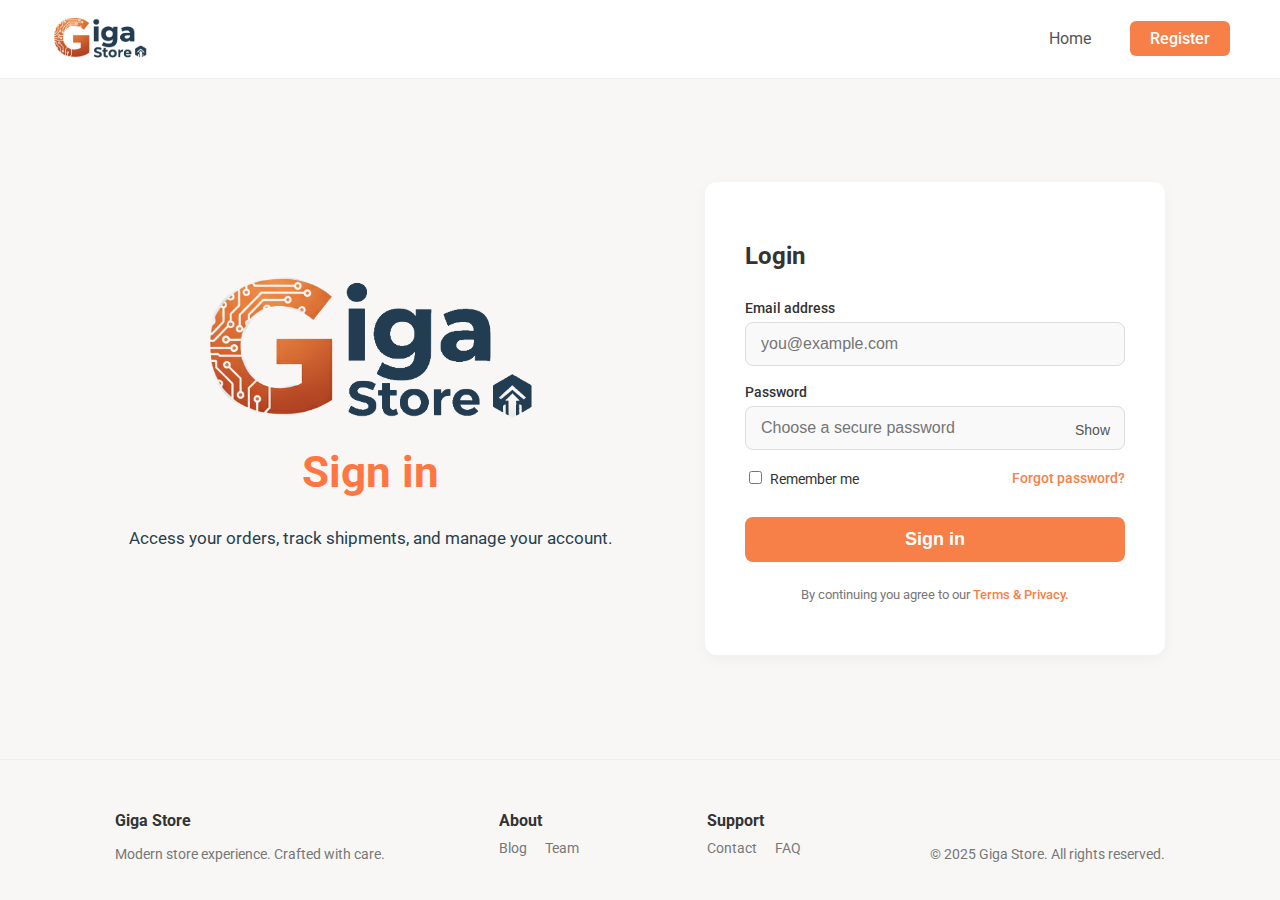
<file: index.html>
<!doctype html>
<html lang="en">

<head>
  <meta charset="utf-8" />
  <meta name="viewport" content="width=1200" />
  <title>Giga Store</title>
  <link rel="stylesheet" href="store-style.css" />
</head>

<body>

  <div class="page">
    <!-- Header -->
    <header class="header">
      <div class="brand">
        <img src="image/logo.png" alt="logo" class="logo">
      </div>

      <nav class="nav">
        <div class="search">
          <input type="text" placeholder="Search for a product">
          <button class="btn btn-search">Search</button>
        </div>

        <div>Home</div>
        <div>Shop</div>
        <div>Blog</div>
        <div class="cart-icon" onclick="goToCart()">
          🛒 Cart <span id="cart-count">0</span>
        </div>
      </nav>
    </header>


    <!-- Hero -->
    <section class="hero">
      <div class="title">Give All You Need</div>
    </section>


    <main class="content">

      <aside class="sidebar">
        <h3>Categories</h3>
        <ul class="categories">
          <li>All Products <span>▸</span></li>
          <li>Home</li>
          <li>Mobile</li>
          <li>Music</li>
          <li>New Arrivals</li>
          <li>Best Sellers</li>
          <li>Offers</li>
        </ul>
      </aside>


      <section class="main">
        <div class="filters">
          <div class="section-title">Products</div>

        </div>

        <div class="products-grid">

          <article class="product">
            <div class="img-wrap"><img src="image/holder.jpg" alt=""></div>
            <div class="meta">
              <div class="name">Phone Holder</div>
              <div class="price">$29.90</div>
            </div>
            <small class="muted">⭐ 5.0 (12k Reviews)</small>
            <div class="actions"><button class="btn btn-add">Add to Cart</button><button class="btn btn-buy">Buy
                Now</button></div>
          </article>

          <article class="product">
            <div class="img-wrap"><img src="image/headphones.jpg" alt=""></div>
            <div class="meta">
              <div class="name">Headsound</div>
              <div class="price">$12.00</div>
            </div>
            <small class="muted">⭐ 4.9 (8k Reviews)</small>
            <div class="actions"><button class="btn btn-add">Add to Cart</button><button class="btn btn-buy">Buy
                Now</button></div>
          </article>

          <article class="product">
            <div class="img-wrap"><img src="image/adudu.jpg" alt=""></div>
            <div class="meta">
              <div class="name">Adudu Cleaner</div>
              <div class="price">$29.90</div>
            </div>
            <small class="muted">⭐ 4.4 (1k Reviews)</small>
            <div class="actions"><button class="btn btn-add">Add to Cart</button><button class="btn btn-buy">Buy
                Now</button></div>
          </article>

          <article class="product">
            <div class="img-wrap"><img src="image/cctv camera.jpg" alt=""></div>
            <div class="meta">
              <div class="name">CCTV Camera</div>
              <div class="price">$50.00</div>
            </div>
            <small class="muted">⭐ 4.8 (120 Reviews)</small>
            <div class="actions"><button class="btn btn-add">Add to Cart</button><button class="btn btn-buy">Buy
                Now</button></div>
          </article>

          <article class="product">
            <div class="img-wrap"><img src="image/hub.jpg" alt=""></div>
            <div class="meta">
              <div class="name">Usp hub</div>
              <div class="price">$9.90</div>
            </div>
            <small class="muted">⭐ 5.0 (12k Reviews)</small>
            <div class="actions"><button class="btn btn-add">Add to Cart</button><button class="btn btn-buy">Buy
                Now</button></div>
          </article>

          <article class="product">
            <div class="img-wrap"><img src="image/cover.jpg" alt=""></div>
            <div class="meta">
              <div class="name">Mobile cover</div>
              <div class="price">$34.10</div>
            </div>
            <small class="muted">⭐ 4.8 (2.4k Reviews)</small>
            <div class="actions"><button class="btn btn-add">Add to Cart</button><button class="btn btn-buy">Buy
                Now</button></div>
          </article>

          <article class="product">
            <div class="img-wrap"><img src="image/earpods.jpg" alt=""></div>
            <div class="meta">
              <div class="name">Wireless Earbuds</div>
              <div class="price">$25.00</div>
            </div>
            <small class="muted">⭐ 4.7 (5k Reviews)</small>
            <div class="actions"><button class="btn btn-add">Add to Cart</button><button class="btn btn-buy">Buy
                Now</button></div>
          </article>

          <article class="product">
            <div class="img-wrap"><img src="image/smart watch.jpg" alt=""></div>
            <div class="meta">
              <div class="name">Smart Watch</div>
              <div class="price">$59.99</div>
            </div>
            <small class="muted">⭐ 4.6 (7k Reviews)</small>
            <div class="actions"><button class="btn btn-add">Add to Cart</button><button class="btn btn-buy">Buy
                Now</button></div>
          </article>

          <article class="product">
            <div class="img-wrap"><img src="image/Bluetooth Speaker.jpg" alt=""></div>
            <div class="meta">
              <div class="name">Bluetooth Speaker</div>
              <div class="price">$19.90</div>
            </div>
            <small class="muted">⭐ 4.8 (9k Reviews)</small>
            <div class="actions"><button class="btn btn-add">Add to Cart</button><button class="btn btn-buy">Buy
                Now</button></div>
          </article>

          <article class="product">
            <div class="img-wrap"><img src="image/power.webp" alt=""></div>
            <div class="meta">
              <div class="name">Power Bank</div>
              <div class="price">$15.50</div>
            </div>
            <small class="muted">⭐ 4.5 (3k Reviews)</small>
            <div class="actions"><button class="btn btn-add">Add to Cart</button><button class="btn btn-buy">Buy
                Now</button></div>
          </article>

          <article class="product">
            <div class="img-wrap"><img src="image/MacBook_ar.png" alt=""></div>
            <div class="meta">
              <div class="name">Macbook ar</div>
              <div class="price">$8.50</div>
            </div>
            <small class="muted">⭐ 4.9 (11k Reviews)</small>
            <div class="actions"><button class="btn btn-add">Add to Cart</button><button class="btn btn-buy">Buy
                Now</button></div>
          </article>

          <article class="product">
            <div class="img-wrap"><img src="image/stand.jpg" alt=""></div>
            <div class="meta">
              <div class="name">Laptop Stand</div>
              <div class="price">$22.00</div>
            </div>
            <small class="muted">⭐ 4.8 (4k Reviews)</small>
            <div class="actions"><button class="btn btn-add">Add to Cart</button><button class="btn btn-buy">Buy
                Now</button></div>
          </article>
        </div>
      </section>
    </main>

    <!-- Recommendations -->
    <section class="recommendations">
      <div class="section-title" style="padding-left:36px;">Our Recommendations</div>

      <div class="rec-grid">
        <div class="rec-card">
          <img src="image/bujug.jpg" alt="">
          <div class="rec-name">TWS Bujug</div>
          <small class="muted">$29.90</small>
          <button class="btn btn-buy">Buy Now</button>
        </div>
        <div class="rec-card">
          <img src="image/baptis.jpg" alt="">
          <div class="rec-name">Headsound Baptis</div>
          <small class="muted">$12.00</small>
          <button class="btn btn-buy">Buy Now</button>
        </div>
        <div class="rec-card">
          <img src="image/cleaner.jpg" alt="">
          <div class="rec-name">Adudu Cleaner</div>
          <small class="muted">$29.90</small>
          <button class="btn btn-buy">Buy Now</button>
        </div>
        <div class="rec-card">
          <img src="image/mouse.avif" alt="">
          <div class="rec-name">Wireless Mouse</div>
          <small class="muted">$14.50</small>
          <button class="btn btn-buy">Buy Now</button>
        </div>
        <div class="rec-card">
          <img src="image/lamp.jpg" alt="">
          <div class="rec-name">Smart Lamp</div>
          <small class="muted">$18.00</small>
          <button class="btn btn-buy">Buy Now</button>
        </div>
        <div class="rec-card">
          <img src="image/projector.jpg" alt="">
          <div class="rec-name">Mini Projector</div>
          <small class="muted">$59.00</small>
          <button class="btn btn-buy">Buy Now</button>
        </div>
      </div>
    </section>

    <!-- CTA -->
    <div class="cta">
      <div class="left">Ready to Get Our Products</div>
      <div class="form">
        <input type="email" placeholder="Your Email">
        <button>Send</button>
      </div>
    </div>

    <!-- Footer -->
    <footer class="site-footer">
      <div class="footer-col">
        <strong>About</strong>
        <div>Blog<br>Meet The Team<br>Contact Us</div>
      </div>
      <div class="footer-col">
        <strong>Support</strong>
        <div>Contact Us<br>Shipping<br>Returns<br>FAQ</div>
      </div>
      <div class="footer-col">
        <strong>Social</strong>
        <div>X • Facebook • LinkedIn • Instagram</div>
        <div style="margin-top:12px; color:#aaa; font-size:13px;">© 2025 gigastore</div>
      </div>
    </footer>
  </div>
  <script src="index.js"></script>
</body>

</html>
</file>
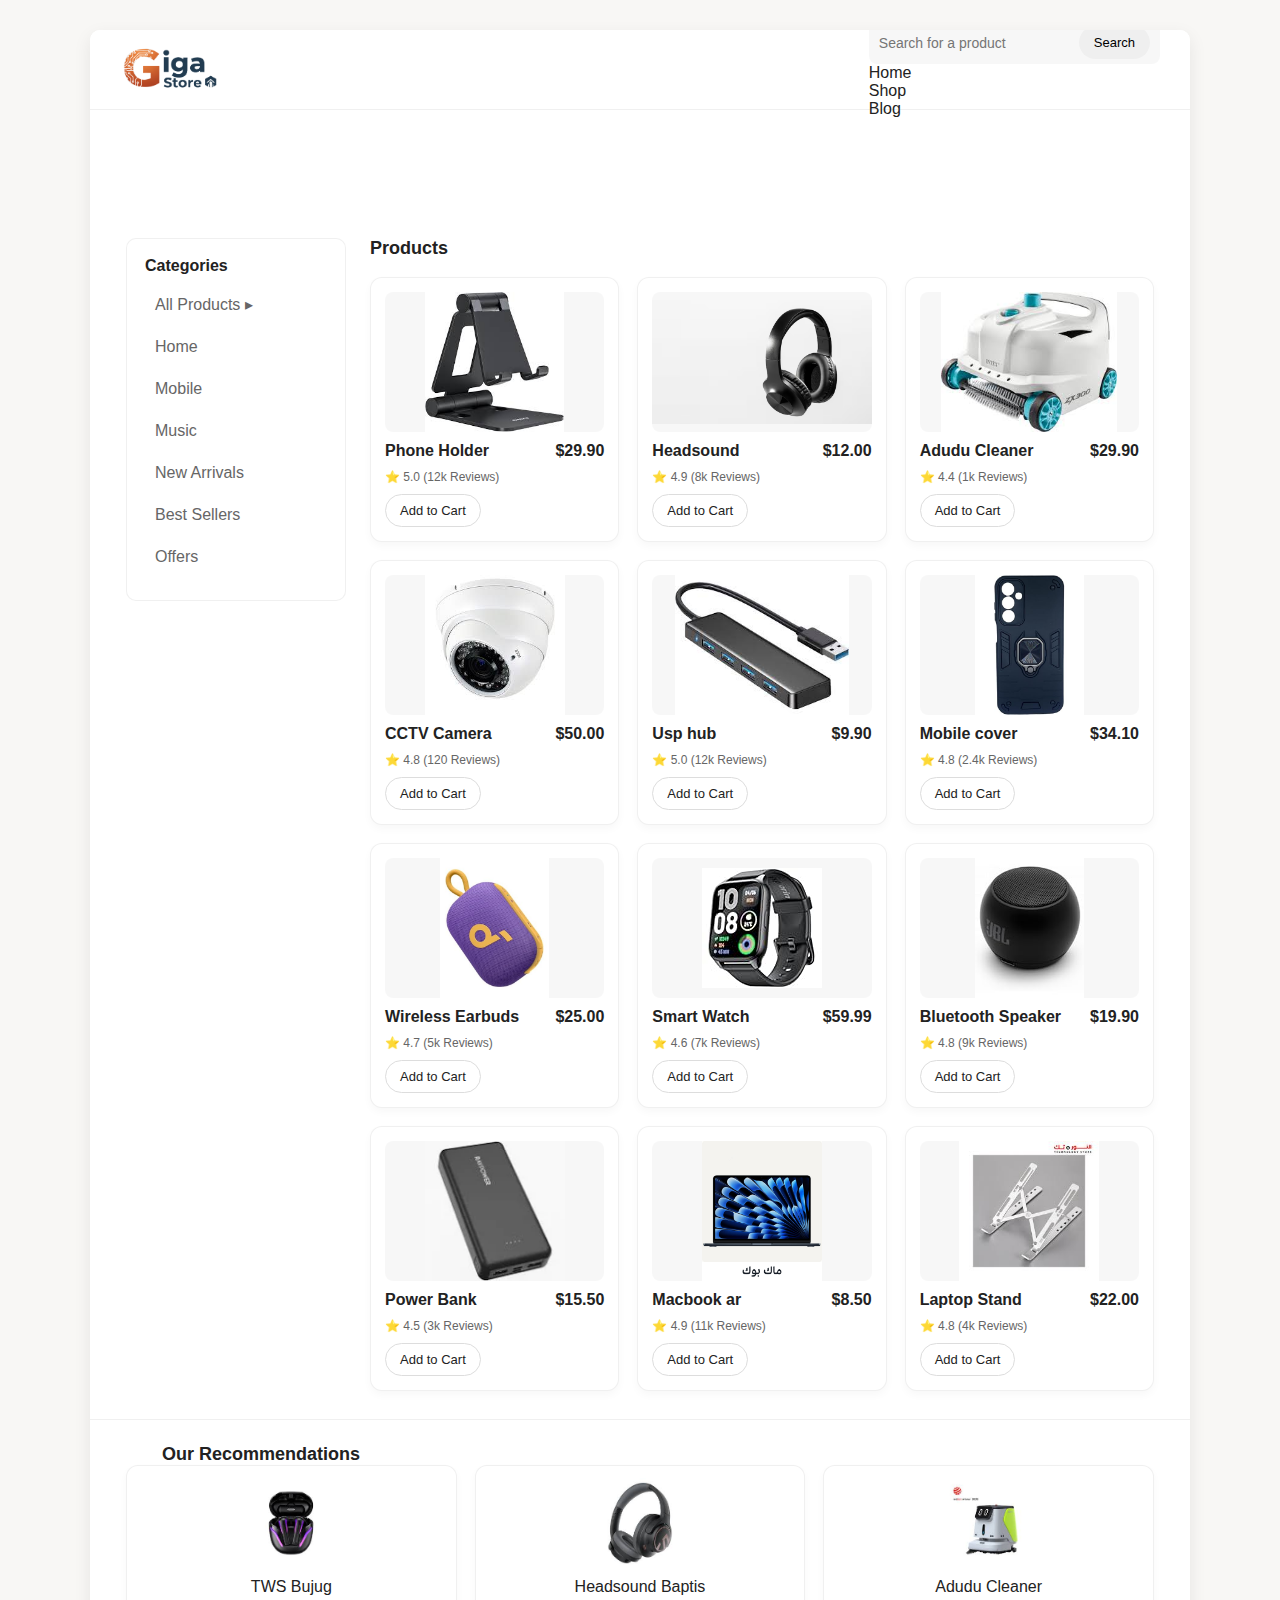
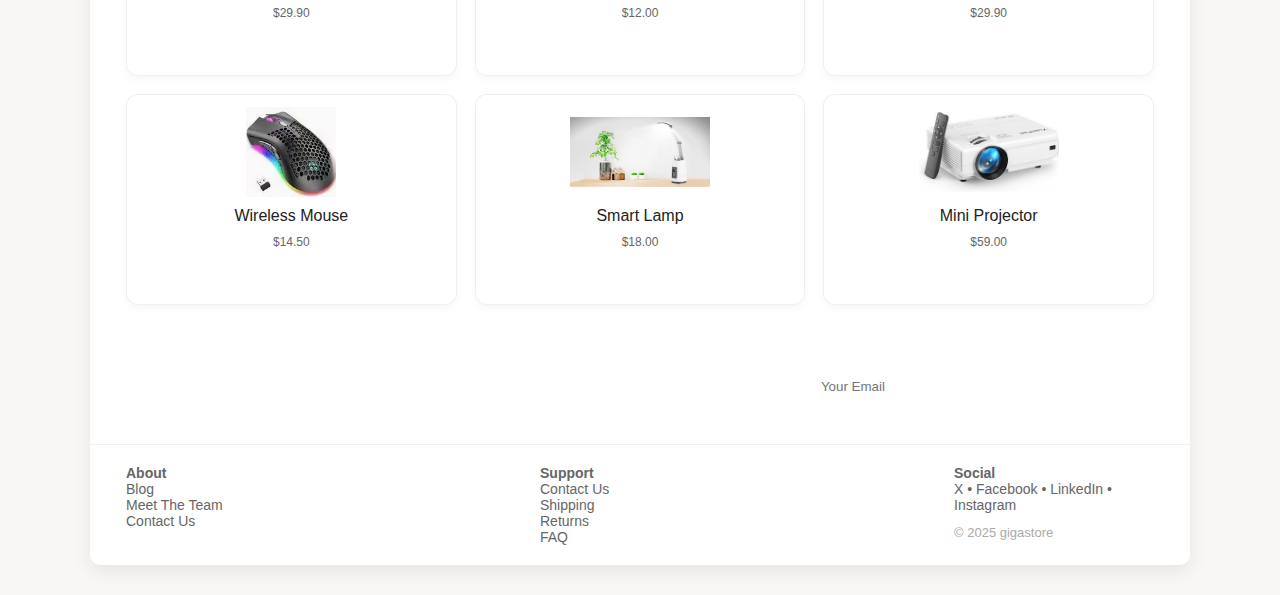
<file: views/index.html>
<!doctype html>
<html lang="en">

<head>
    <meta charset="utf-8" />
    <meta name="viewport" content="width=1200" />
    <title>Giga Store</title>
    <link rel="stylesheet" href="/assets/css/store-style.css" />
</head>

<body>

    <div class="page">
        <header class="header">
            <div class="brand">
                <img src="/assets/images/logo.png" alt="logo" class="logo">
            </div>

            <nav class="nav">
                <div class="search">
                    <input type="text" placeholder="Search for a product">
                    <button class="btn btn-search">Search</button>
                </div>

                <div>Home</div>
                <div>Shop</div>
                <div>Blog</div>
            </nav>
        </header>

        <section class="hero">
            <div class="title">Give All You Need</div>
        </section>


        <main class="content">

            <aside class="sidebar">
                <h3>Categories</h3>
                <ul class="categories">
                    <li>All Products <span>▸</span></li>
                    <li>Home</li>
                    <li>Mobile</li>
                    <li>Music</li>
                    <li>New Arrivals</li>
                    <li>Best Sellers</li>
                    <li>Offers</li>
                </ul>
            </aside>


            <section class="main">
                <div class="filters">
                    <div class="section-title">Products</div>

                </div>

                <div class="products-grid">

                    <article class="product">
                        <div class="img-wrap"><img src="/assets/images/holder.jpg" alt=""></div>
                        <div class="meta">
                            <div class="name">Phone Holder</div>
                            <div class="price">$29.90</div>
                        </div>
                        <small class="muted">⭐ 5.0 (12k Reviews)</small>
                        <div class="actions"><button class="btn btn-add">Add to Cart</button><button
                                class="btn btn-buy">Buy Now</button></div>
                    </article>

                    <article class="product">
                        <div class="img-wrap"><img src="/assets/images/headphones.jpg" alt=""></div>
                        <div class="meta">
                            <div class="name">Headsound</div>
                            <div class="price">$12.00</div>
                        </div>
                        <small class="muted">⭐ 4.9 (8k Reviews)</small>
                        <div class="actions"><button class="btn btn-add">Add to Cart</button><button
                                class="btn btn-buy">Buy Now</button></div>
                    </article>

                    <article class="product">
                        <div class="img-wrap"><img src="/assets/images/adudu.jpg" alt=""></div>
                        <div class="meta">
                            <div class="name">Adudu Cleaner</div>
                            <div class="price">$29.90</div>
                        </div>
                        <small class="muted">⭐ 4.4 (1k Reviews)</small>
                        <div class="actions"><button class="btn btn-add">Add to Cart</button><button
                                class="btn btn-buy">Buy Now</button></div>
                    </article>

                    <article class="product">
                        <div class="img-wrap"><img src="/assets/images/cctv camera.jpg" alt=""></div>
                        <div class="meta">
                            <div class="name">CCTV Camera</div>
                            <div class="price">$50.00</div>
                        </div>
                        <small class="muted">⭐ 4.8 (120 Reviews)</small>
                        <div class="actions"><button class="btn btn-add">Add to Cart</button><button
                                class="btn btn-buy">Buy Now</button></div>
                    </article>

                    <article class="product">
                        <div class="img-wrap"><img src="/assets/images/hub.jpg" alt=""></div>
                        <div class="meta">
                            <div class="name">Usp hub</div>
                            <div class="price">$9.90</div>
                        </div>
                        <small class="muted">⭐ 5.0 (12k Reviews)</small>
                        <div class="actions"><button class="btn btn-add">Add to Cart</button><button
                                class="btn btn-buy">Buy Now</button></div>
                    </article>

                    <article class="product">
                        <div class="img-wrap"><img src="/assets/images/cover.jpg" alt=""></div>
                        <div class="meta">
                            <div class="name">Mobile cover</div>
                            <div class="price">$34.10</div>
                        </div>
                        <small class="muted">⭐ 4.8 (2.4k Reviews)</small>
                        <div class="actions"><button class="btn btn-add">Add to Cart</button><button
                                class="btn btn-buy">Buy Now</button></div>
                    </article>

                    <article class="product">
                        <div class="img-wrap"><img src="/assets/images/earpods.jpg" alt=""></div>
                        <div class="meta">
                            <div class="name">Wireless Earbuds</div>
                            <div class="price">$25.00</div>
                        </div>
                        <small class="muted">⭐ 4.7 (5k Reviews)</small>
                        <div class="actions"><button class="btn btn-add">Add to Cart</button><button
                                class="btn btn-buy">Buy Now</button></div>
                    </article>

                    <article class="product">
                        <div class="img-wrap"><img src="/assets/images/smart watch.jpg" alt=""></div>
                        <div class="meta">
                            <div class="name">Smart Watch</div>
                            <div class="price">$59.99</div>
                        </div>
                        <small class="muted">⭐ 4.6 (7k Reviews)</small>
                        <div class="actions"><button class="btn btn-add">Add to Cart</button><button
                                class="btn btn-buy">Buy Now</button></div>
                    </article>

                    <article class="product">
                        <div class="img-wrap"><img src="/assets/images/Bluetooth Speaker.jpg" alt=""></div>
                        <div class="meta">
                            <div class="name">Bluetooth Speaker</div>
                            <div class="price">$19.90</div>
                        </div>
                        <small class="muted">⭐ 4.8 (9k Reviews)</small>
                        <div class="actions"><button class="btn btn-add">Add to Cart</button><button
                                class="btn btn-buy">Buy Now</button></div>
                    </article>

                    <article class="product">
                        <div class="img-wrap"><img src="/assets/images/power.webp" alt=""></div>
                        <div class="meta">
                            <div class="name">Power Bank</div>
                            <div class="price">$15.50</div>
                        </div>
                        <small class="muted">⭐ 4.5 (3k Reviews)</small>
                        <div class="actions"><button class="btn btn-add">Add to Cart</button><button
                                class="btn btn-buy">Buy Now</button></div>
                    </article>

                    <article class="product">
                        <div class="img-wrap"><img src="/assets/images/MacBook_ar.png" alt=""></div>
                        <div class="meta">
                            <div class="name">Macbook ar</div>
                            <div class="price">$8.50</div>
                        </div>
                        <small class="muted">⭐ 4.9 (11k Reviews)</small>
                        <div class="actions"><button class="btn btn-add">Add to Cart</button><button
                                class="btn btn-buy">Buy Now</button></div>
                    </article>

                    <article class="product">
                        <div class="img-wrap"><img src="/assets/images/stand.jpg" alt=""></div>
                        <div class="meta">
                            <div class="name">Laptop Stand</div>
                            <div class="price">$22.00</div>
                        </div>
                        <small class="muted">⭐ 4.8 (4k Reviews)</small>
                        <div class="actions"><button class="btn btn-add">Add to Cart</button><button
                                class="btn btn-buy">Buy Now</button></div>
                    </article>
                </div>
            </section>
        </main>

        <section class="recommendations">
            <div class="section-title" style="padding-left:36px;">Our Recommendations</div>

            <div class="rec-grid">
                <div class="rec-card">
                    <img src="/assets/images/bujug.jpg" alt="">
                    <div class="rec-name">TWS Bujug</div>
                    <small class="muted">$29.90</small>
                    <button class="btn btn-buy">Buy Now</button>
                </div>
                <div class="rec-card">
                    <img src="/assets/images/baptis.jpg" alt="">
                    <div class="rec-name">Headsound Baptis</div>
                    <small class="muted">$12.00</small>
                    <button class="btn btn-buy">Buy Now</button>
                </div>
                <div class="rec-card">
                    <img src="/assets/images/cleaner.jpg" alt="">
                    <div class="rec-name">Adudu Cleaner</div>
                    <small class="muted">$29.90</small>
                    <button class="btn btn-buy">Buy Now</button>
                </div>
                <div class="rec-card">
                    <img src="/assets/images/mouse.avif" alt="">
                    <div class="rec-name">Wireless Mouse</div>
                    <small class="muted">$14.50</small>
                    <button class="btn btn-buy">Buy Now</button>
                </div>
                <div class="rec-card">
                    <img src="/assets/images/lamp.jpg" alt="">
                    <div class="rec-name">Smart Lamp</div>
                    <small class="muted">$18.00</small>
                    <button class="btn btn-buy">Buy Now</button>
                </div>
                <div class="rec-card">
                    <img src="/assets/images/projector.jpg" alt="">
                    <div class="rec-name">Mini Projector</div>
                    <small class="muted">$59.00</small>
                    <button class="btn btn-buy">Buy Now</button>
                </div>
            </div>
        </section>

        <div class="cta">
            <div class="left">Ready to Get Our Products</div>
            <div class="form">
                <input type="email" placeholder="Your Email">
                <button>Send</button>
            </div>
        </div>

        <footer class="site-footer">
            <div class="footer-col">
                <strong>About</strong>
                <div>Blog<br>Meet The Team<br>Contact Us</div>
            </div>
            <div class="footer-col">
                <strong>Support</strong>
                <div>Contact Us<br>Shipping<br>Returns<br>FAQ</div>
            </div>
            <div class="footer-col">
                <strong>Social</strong>
                <div>X • Facebook • LinkedIn • Instagram</div>
                <div style="margin-top:12px; color:#aaa; font-size:13px;">© 2025 gigastore</div>
            </div>
        </footer>
    </div>

</body>

</html>
</file>
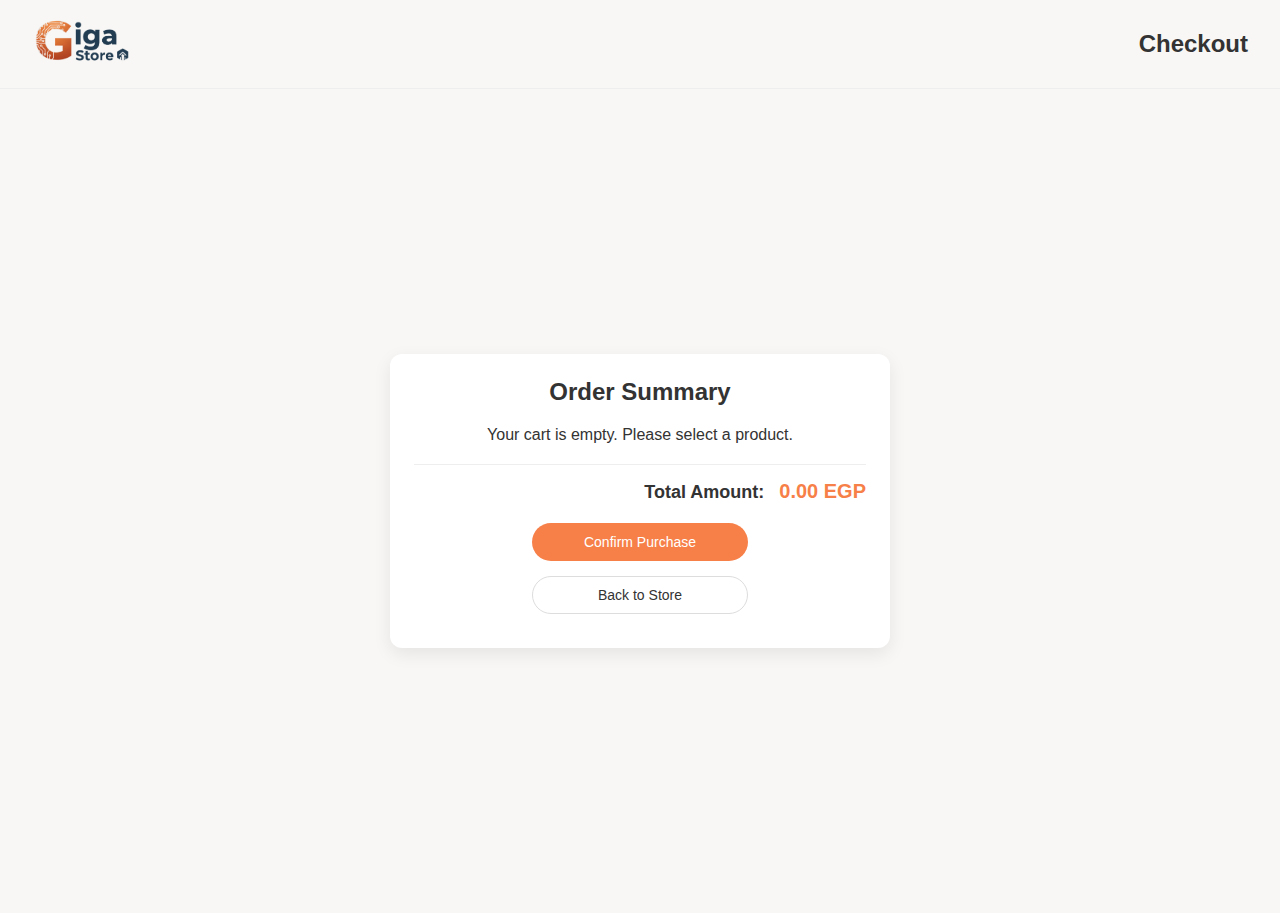
<file: checkout.html>
<!DOCTYPE html>
<html lang="en">

<head>
  <meta charset="UTF-8" />
  <meta name="viewport" content="width=device-width, initial-scale=1.0" />
  <title>Checkout - Giga Store</title>
  <link rel="stylesheet" href="store-style.css">
</head>

<body>
  <header class="header">
    <div class="logo-container">
      <img src="images/logo.png" alt="Giga Store Logo" width="100">
    </div>
    <h2>Checkout</h2>
  </header>

  <main class="main-container">
    <div class="checkout-card">
      <h2>Order Summary</h2>
      <div id="product-details"></div>

      <div class="total-summary" style="margin-top: 20px; border-top: 1px solid #eee; padding-top: 15px;">
          <strong>Total Amount: <span id="total-price">0.00 EGP</span></strong>
      </div>
      
      <button id="confirm-btn" class="btn btn-buy" style="margin-top: 20px;">Confirm Purchase</button>
      <button id="back-btn" class="btn btn-add">Back to Store</button>
    </div>
  </main>

  <script>
    const container = document.getElementById("product-details");
    const totalEl = document.getElementById("total-price");
    
    // دالة تحديث عرض سلة المشتريات
    function renderCart() {
        // نجيب سلة المشتريات كلها
        const cart = JSON.parse(localStorage.getItem("cart"));
        let totalPrice = 0;
        
        if (cart && cart.length > 0) {
            let productsHtml = '<ul style="list-style: none; padding: 0;">';
            
            // نمر على كل منتج ونعرضه
            cart.forEach((product, index) => {
                // تنظيف السعر من رمز العملة لحساب المجموع
                const priceValue = parseFloat(product.price.replace(/[^\d.]/g, ''));
                totalPrice += priceValue;

                productsHtml += `
                  <li data-index="${index}" style="display: flex; align-items: center; justify-content: space-between; border-bottom: 1px dashed #eee; padding: 10px 0;">
                    <img src="${product.image}" width="60" height="60" style="object-fit: contain; border-radius: 4px;" alt="${product.name}">
                    <div style="flex-grow: 1; text-align: left; margin-left: 10px;">
                        <p style="font-weight: 600; margin: 0;">${product.name}</p>
                    </div>
                    <strong>${product.price}</strong>
                    <button class="remove-item-btn" data-index="${index}">🗑️</button>
                  </li>
                `;
            });
            productsHtml += '</ul>';
            container.innerHTML = productsHtml;
            
            // تحديث إجمالي السعر
            totalEl.textContent = `${totalPrice.toFixed(2)} EGP`;

            // إضافة المستمعات لأزرار الحذف
            document.querySelectorAll('.remove-item-btn').forEach(btn => {
                btn.addEventListener('click', removeItem);
            });

        } else {
            container.innerHTML = "<p>Your cart is empty. Please select a product.</p>";
            totalEl.textContent = '0.00 EGP';
            document.getElementById("confirm-btn").disabled = true;
        }
    }

    // دالة حذف المنتج
    function removeItem(e) {
        const index = parseInt(e.currentTarget.getAttribute('data-index'));
        let cart = JSON.parse(localStorage.getItem("cart"));
        
        if (cart && index >= 0 && index < cart.length) {
            const removedItem = cart[index].name;
            cart.splice(index, 1); // حذف منتج واحد في هذا الفهرس
            localStorage.setItem("cart", JSON.stringify(cart));
            alert(`${removedItem} removed from cart.`);
            renderCart(); // إعادة رسم السلة
        }
    }
    
    // عند تحميل الصفحة، نرسم السلة
    renderCart();

    // زرار التأكيد
    document.getElementById("confirm-btn").addEventListener("click", () => {
      alert("Purchase successful! Your order has been placed.");
      localStorage.removeItem("cart"); 
      window.location.href = "index.html";
    });

    // زرار الرجوع
    document.getElementById("back-btn").addEventListener("click", () => {
      window.location.href = "index.html";
    });
  </script>
</body>

</html>
</file>
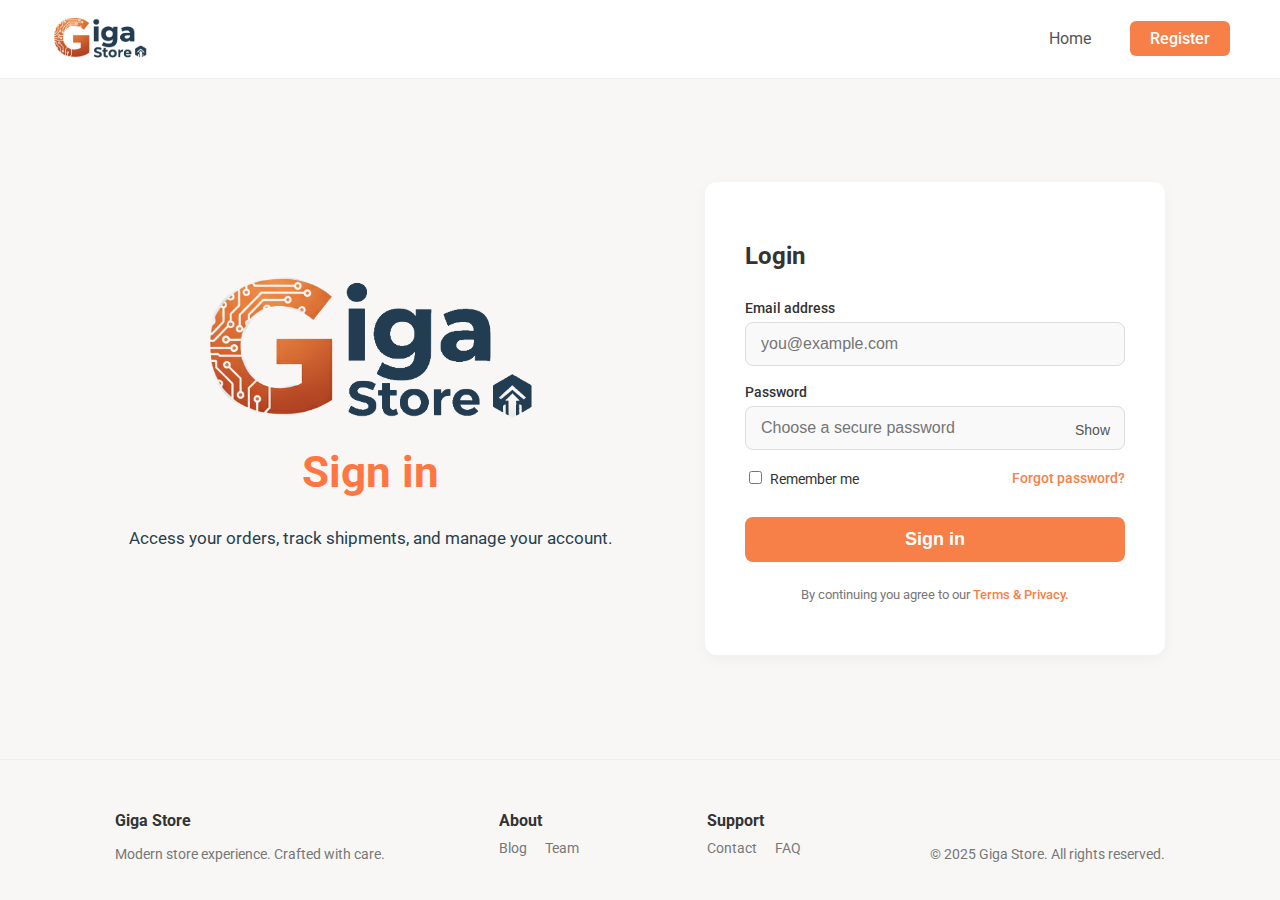
<file: login.html>
<!DOCTYPE html>
<html lang="en">

<head>
    <meta charset="UTF-8">
    <meta name="viewport" content="width=device-width, initial-scale=1.0">
    <title>Sign in - Giga Store</title>
    <link rel="stylesheet" href="style.css">
    <link href="https://fonts.googleapis.com/css2?family=Roboto:wght@400;500;700&display=swap" rel="stylesheet">
</head>

<body>

    <header class="header">
        <div class="logo-container">
            <img src="images/logo.png" alt="Giga Store Logo" class="main-logo-img" width="100">
        </div>
        <nav class="header-nav">
            <a href="#" class="nav-link">Home</a>
            <a href="register.html" class="nav-link login-btn">Register</a>
        </nav>
    </header>

    <main class="main-container">
        <div class="login-layout">

            <div class="info-section">
                <div class="logo-image-container">
                    <img src="images/logo.png" alt="Giga Store Logo" class="main-logo-img" width="500">
                </div>

                <h1 class="sign-in-title">Sign in</h1>
                <p class="sign-in-text">
                    Access your orders, track shipments, and manage your account.
                </p>
            </div>

            <div class="login-card">
                <h2>Login</h2>

                <form action="#" method="post">

                    <div class="form-group">
                        <label for="email">Email address</label>
                        <input type="email" id="email" name="email" placeholder="you@example.com" required>
                    </div>

                    <div class="form-group password-group">
                        <label for="password">Password</label>
                        <input type="password" id="password" name="password" placeholder="Choose a secure password"
                            required>
                        <button type="button" class="show-password-btn">Show</button>
                    </div>

                    <div class="options-row">
                        <label class="remember-me">
                            <input type="checkbox" name="remember"> Remember me
                        </label>
                        <a href="#" class="forgot-password">Forgot password?</a>
                    </div>

                    <button type="submit" class="sign-in-btn">Sign in</button>

                    <p class="terms-text">
                        By continuing you agree to our <a href="#" class="terms-link">Terms & Privacy.</a>
                    </p>
                </form>
            </div>
        </div>
    </main>

    <footer class="footer">
        <div class="footer-content-revised">

            <div class="footer-section-item footer-info">
                <h4>Giga Store</h4>
                <p>Modern store experience. Crafted with care.</p>
            </div>

            <div class="footer-section-item">
                <h4>About</h4>
                <a href="#">Blog</a>
                <a href="#">Team</a>
            </div>

            <div class="footer-section-item">
                <h4>Support</h4>
                <a href="#">Contact</a>
                <a href="#">FAQ</a>
            </div>

            <div class="footer-section-item copyright-section">
                <p>© 2025 Giga Store. All rights reserved.</p>
            </div>

        </div>
    </footer>

    <script>
        // Attach behavior to every show-password-btn inside .password-group
        document.querySelectorAll('.password-group .show-password-btn').forEach(btn => {
            btn.addEventListener('click', () => {
                // find the nearest input[type="password"] in the same .password-group
                const group = btn.closest('.password-group');
                if (!group) return;
                const input = group.querySelector('input[type="password"], input[type="text"]');
                if (!input) return;
                const isPassword = input.type === 'password';
                input.type = isPassword ? 'text' : 'password';
                btn.textContent = isPassword ? 'Hide' : 'Show';
                btn.setAttribute('aria-pressed', String(isPassword));
            });
        });
    </script>
</body>

</html>
</file>
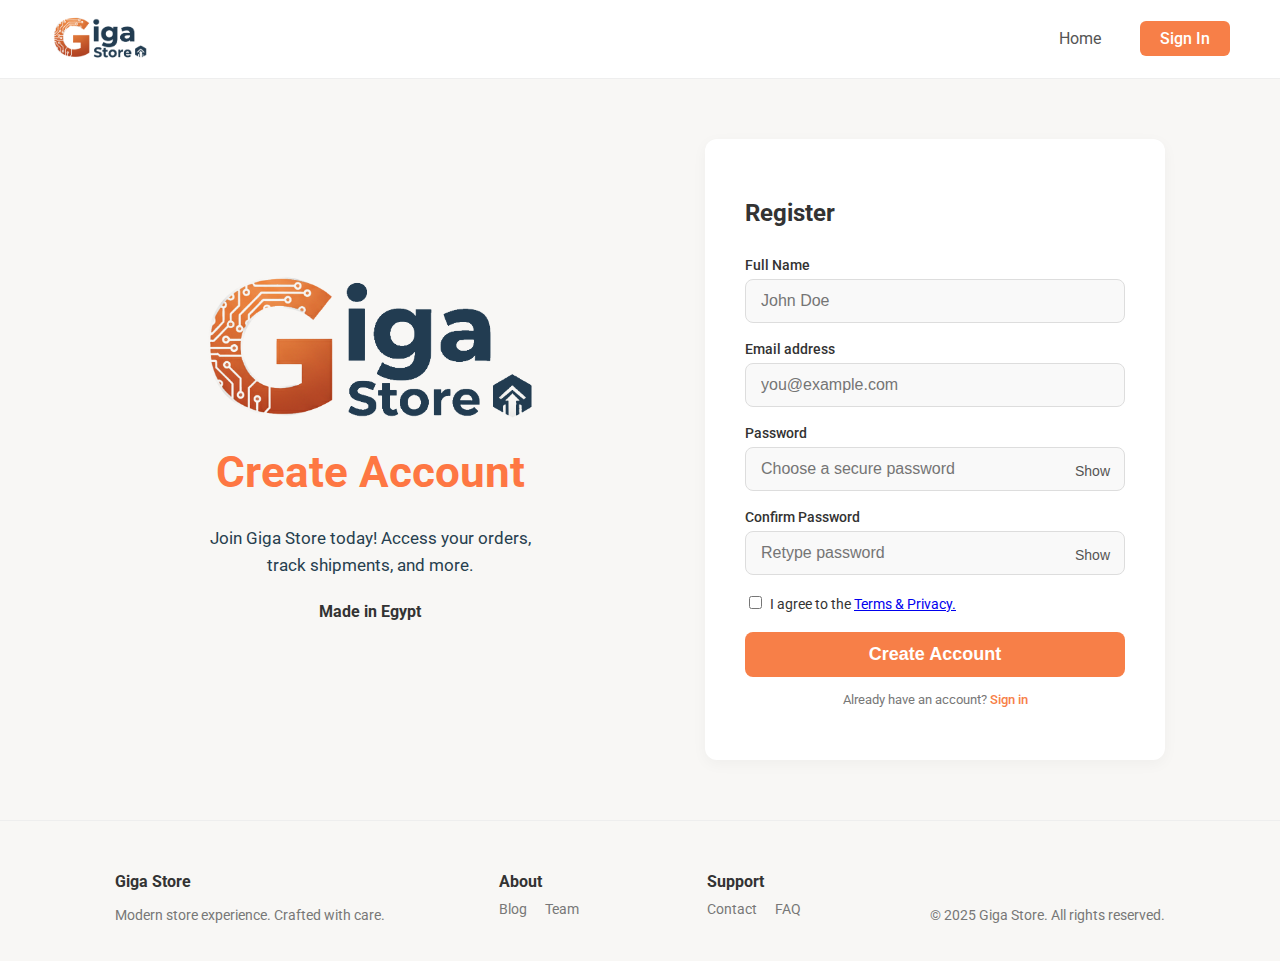
<file: register.html>
<!DOCTYPE html>
<html lang="en">

<head>
    <meta charset="UTF-8">
    <meta name="viewport" content="width=device-width, initial-scale=1.0">
    <title>Register - Giga Store</title>
    <link rel="stylesheet" href="style.css">
    <link href="https://fonts.googleapis.com/css2?family=Roboto:wght@400;500;700&display=swap" rel="stylesheet">
</head>

<body>

    <header class="header">
        <div class="logo-container">
            <img src="images/logo.png" alt="Giga Store Logo" class="main-logo-img" width="100">
        </div>
        <nav class="header-nav">
            <a href="#" class="nav-link">Home</a>
            <a href="login.html" class="nav-link login-btn">Sign In</a>
        </nav>
    </header>

    <main class="main-container">
        <div class="login-layout">

            <div class="info-section">

                <div class="logo-image-container">
                    <img src="images/logo.png" alt="Giga Store Logo" class="main-logo-img" width="500">
                </div>

                <h1 class="sign-in-title">Create Account</h1>
                <p class="sign-in-text">
                    Join Giga Store today! Access your orders,<br>
                    track shipments, and more.
                </p>
                <h4 class="made-in-egypt">Made in Egypt</h4>
            </div>

            <div class="login-card">
                <h2>Register</h2>

                <form action="#" method="post">

                    <div class="form-group">
                        <label for="name">Full Name</label>
                        <input type="text" id="name" name="name" placeholder="John Doe" required>
                    </div>

                    <div class="form-group">
                        <label for="email">Email address</label>
                        <input type="email" id="email" name="email" placeholder="you@example.com" required>
                    </div>

                    <div class="form-group password-group">
                        <label for="password">Password</label>
                        <input type="password" id="password" name="password" placeholder="Choose a secure password"
                            required>
                        <button type="button" class="show-password-btn">Show</button>
                    </div>

                    <div class="form-group password-group">
                        <label for="confirm-password">Confirm Password</label>
                        <input type="password" id="confirm-password" name="confirm-password"
                            placeholder="Retype password" required>
                        <button type="button" class="show-password-btn" aria-pressed="false">Show</button>
                    </div>

                    <div class="options-row" style="justify-content: flex-start; margin-bottom: 20px;">
                        <label class="remember-me">
                            <input type="checkbox" name="terms" required> I agree to the <a href="#"
                                class="terms-link">Terms & Privacy.</a>
                        </label>
                    </div>

                    <button type="submit" class="sign-in-btn">Create Account</button>

                    <p class="terms-text" style="margin-top: 15px;">
                        Already have an account? <a href="login.html" class="terms-link">Sign in</a>
                    </p>
                </form>
            </div>
        </div>
    </main>
    
    <footer class="footer">
        <div class="footer-content-revised">

            <div class="footer-section-item footer-info">
                <h4>Giga Store</h4>
                <p>Modern store experience. Crafted with care.</p>
            </div>

            <div class="footer-section-item">
                <h4>About</h4>
                <a href="#">Blog</a>
                <a href="#">Team</a>
            </div>

            <div class="footer-section-item">
                <h4>Support</h4>
                <a href="#">Contact</a>
                <a href="#">FAQ</a>
            </div>

            <div class="footer-section-item copyright-section">
                <p>© 2025 Giga Store. All rights reserved.</p>
            </div>

        </div>
    </footer>

    <script>
        // Attach behavior to every show-password-btn inside .password-group
        document.querySelectorAll('.password-group .show-password-btn').forEach(btn => {
            btn.addEventListener('click', () => {
                // find the nearest input[type="password"] in the same .password-group
                const group = btn.closest('.password-group');
                if (!group) return;
                const input = group.querySelector('input[type="password"], input[type="text"]');
                if (!input) return;
                const isPassword = input.type === 'password';
                input.type = isPassword ? 'text' : 'password';
                btn.textContent = isPassword ? 'Hide' : 'Show';
                btn.setAttribute('aria-pressed', String(isPassword));
            });
        });
    </script>
</body>

</html>
</file>
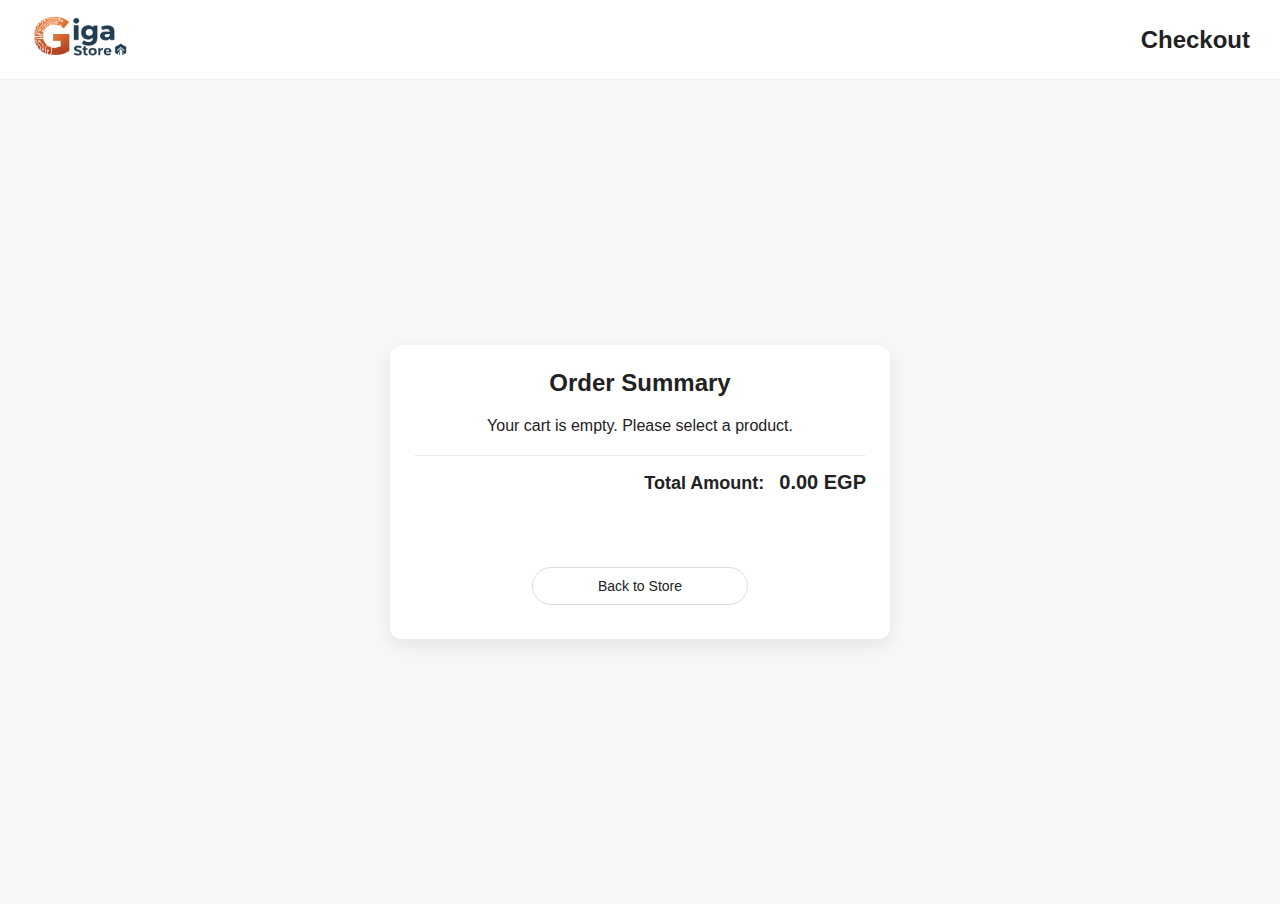
<file: views/checkout.html>
<!DOCTYPE html>
<html lang="en">

<head>
  <meta charset="UTF-8" />
  <meta name="viewport" content="width=device-width, initial-scale=1.0" />
  <title>Checkout - Giga Store</title>
  <link rel="stylesheet" href="../assets/css/store-style.css">
</head>

<body>
  <header class="header">
    <div class="logo-container">
      <img src="../assets/images/logo.png" alt="Giga Store Logo" width="100">
    </div>
    <h2>Checkout</h2>
  </header>

  <main class="main-container">
    <div class="checkout-card">
      <h2>Order Summary</h2>
      <div id="product-details"></div>

      <div class="total-summary" style="margin-top: 20px; border-top: 1px solid #eee; padding-top: 15px;">
          <strong>Total Amount: <span id="total-price">0.00 EGP</span></strong>
      </div>
      
      <button id="confirm-btn" class="btn btn-buy" style="margin-top: 20px;">Confirm Purchase</button>
      <button id="back-btn" class="btn btn-add">Back to Store</button>
    </div>
  </main>

  <script>
    const container = document.getElementById("product-details");
    const totalEl = document.getElementById("total-price");
    
    // دالة تحديث عرض سلة المشتريات
    function renderCart() {
        // نجيب سلة المشتريات كلها
        const cart = JSON.parse(localStorage.getItem("cart"));
        let totalPrice = 0;
        
        if (cart && cart.length > 0) {
            let productsHtml = '<ul style="list-style: none; padding: 0;">';
            
            // نمر على كل منتج ونعرضه
            cart.forEach((product, index) => {
                // تنظيف السعر من رمز العملة لحساب المجموع
                const priceValue = parseFloat(product.price.replace(/[^\d.]/g, ''));
                totalPrice += priceValue;

                productsHtml += `
                  <li data-index="${index}" style="display: flex; align-items: center; justify-content: space-between; border-bottom: 1px dashed #eee; padding: 10px 0;">
                    <img src="${product.image}" width="60" height="60" style="object-fit: contain; border-radius: 4px;" alt="${product.name}">
                    <div style="flex-grow: 1; text-align: left; margin-left: 10px;">
                        <p style="font-weight: 600; margin: 0;">${product.name}</p>
                    </div>
                    <strong>${product.price}</strong>
                    <button class="remove-item-btn" data-index="${index}">🗑️</button>
                  </li>
                `;
            });
            productsHtml += '</ul>';
            container.innerHTML = productsHtml;
            
            // تحديث إجمالي السعر
            totalEl.textContent = `${totalPrice.toFixed(2)} EGP`;

            // إضافة المستمعات لأزرار الحذف
            document.querySelectorAll('.remove-item-btn').forEach(btn => {
                btn.addEventListener('click', removeItem);
            });

        } else {
            container.innerHTML = "<p>Your cart is empty. Please select a product.</p>";
            totalEl.textContent = '0.00 EGP';
            document.getElementById("confirm-btn").disabled = true;
        }
    }

    // دالة حذف المنتج
    function removeItem(e) {
        const index = parseInt(e.currentTarget.getAttribute('data-index'));
        let cart = JSON.parse(localStorage.getItem("cart"));
        
        if (cart && index >= 0 && index < cart.length) {
            const removedItem = cart[index].name;
            cart.splice(index, 1); // حذف منتج واحد في هذا الفهرس
            localStorage.setItem("cart", JSON.stringify(cart));
            alert(`${removedItem} removed from cart.`);
            renderCart(); // إعادة رسم السلة
        }
    }
    
    // عند تحميل الصفحة، نرسم السلة
    renderCart();

    // زرار التأكيد
    document.getElementById("confirm-btn").addEventListener("click", () => {
      alert("Purchase successful! Your order has been placed.");
      localStorage.removeItem("cart"); 
      window.location.href = "index.html";
    });

    // زرار الرجوع
    document.getElementById("back-btn").addEventListener("click", () => {
      window.location.href = "index.html";
    });
  </script>
</body>

</html>
</file>
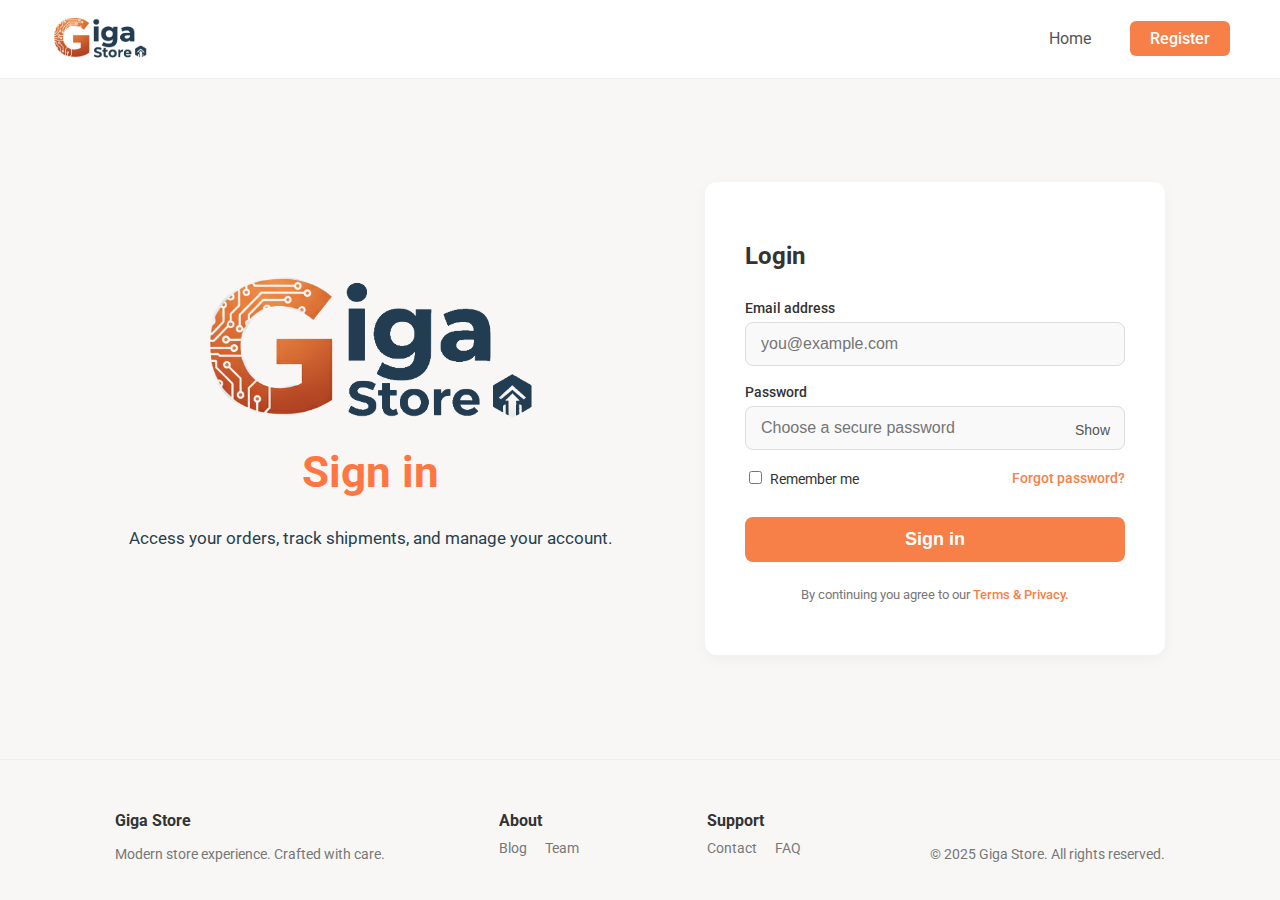
<file: views/login.html>
<!DOCTYPE html>
<html lang="en">

<head>
    <meta charset="UTF-8">
    <meta name="viewport" content="width=device-width, initial-scale=1.0">
    <title>Sign in - Giga Store</title>
    <link rel="stylesheet" href="/assets/css/style.css">
    <link href="https://fonts.googleapis.com/css2?family=Roboto:wght@400;500;700&display=swap" rel="stylesheet">
</head>

<body>

    <header class="header">
        <div class="logo-container">
            <img src="/assets/images/logo.png" alt="Giga Store Logo" class="main-logo-img" width="100">
        </div>
        <nav class="header-nav">
            <a href="#" class="nav-link">Home</a>
            <a href="register.html" class="nav-link login-btn">Register</a>
        </nav>
    </header>

    <main class="main-container">
        <div class="login-layout">

            <div class="info-section">
                <div class="logo-image-container">
                    <img src="/assets/images/logo.png" alt="Giga Store Logo" class="main-logo-img" width="500">
                </div>

                <h1 class="sign-in-title">Sign in</h1>
                <p class="sign-in-text">
                    Access your orders, track shipments, and manage your account.
                </p>
            </div>

            <div class="login-card">
                <h2>Login</h2>

                <form action="#" method="post">

                    <div class="form-group">
                        <label for="email">Email address</label>
                        <input type="email" id="email" name="email" placeholder="you@example.com" required>
                    </div>

                    <div class="form-group password-group">
                        <label for="password">Password</label>
                        <input type="password" id="password" name="password" placeholder="Choose a secure password"
                            required>
                        <button type="button" class="show-password-btn">Show</button>
                    </div>

                    <div class="options-row">
                        <label class="remember-me">
                            <input type="checkbox" name="remember"> Remember me
                        </label>
                        <a href="#" class="forgot-password">Forgot password?</a>
                    </div>

                    <button type="submit" class="sign-in-btn">Sign in</button>

                    <p class="terms-text">
                        By continuing you agree to our <a href="#" class="terms-link">Terms & Privacy.</a>
                    </p>
                </form>
            </div>
        </div>
    </main>

    <footer class="footer">
        <div class="footer-content-revised">

            <div class="footer-section-item footer-info">
                <h4>Giga Store</h4>
                <p>Modern store experience. Crafted with care.</p>
            </div>

            <div class="footer-section-item">
                <h4>About</h4>
                <a href="#">Blog</a>
                <a href="#">Team</a>
            </div>

            <div class="footer-section-item">
                <h4>Support</h4>
                <a href="#">Contact</a>
                <a href="#">FAQ</a>
            </div>

            <div class="footer-section-item copyright-section">
                <p>© 2025 Giga Store. All rights reserved.</p>
            </div>

        </div>
    </footer>

    <script>
        // Attach behavior to every show-password-btn inside .password-group
        document.querySelectorAll('.password-group .show-password-btn').forEach(btn => {
            btn.addEventListener('click', () => {
                // find the nearest input[type="password"] in the same .password-group
                const group = btn.closest('.password-group');
                if (!group) return;
                const input = group.querySelector('input[type="password"], input[type="text"]');
                if (!input) return;
                const isPassword = input.type === 'password';
                input.type = isPassword ? 'text' : 'password';
                btn.textContent = isPassword ? 'Hide' : 'Show';
                btn.setAttribute('aria-pressed', String(isPassword));
            });
        });
    </script>
</body>

</html>
</file>
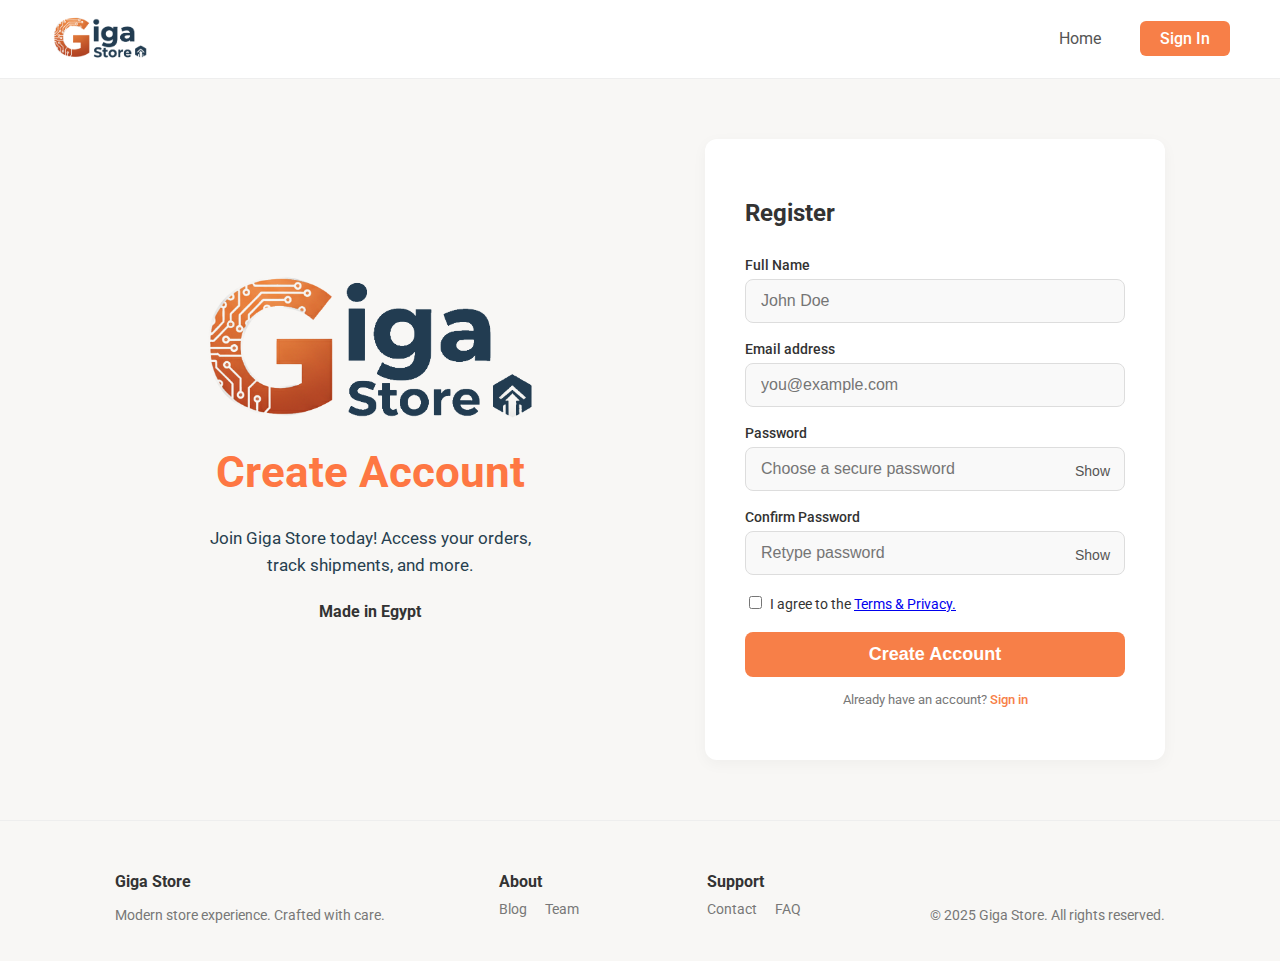
<file: views/register.html>
<!DOCTYPE html>
<html lang="en">

<head>
    <meta charset="UTF-8">
    <meta name="viewport" content="width=device-width, initial-scale=1.0">
    <title>Register - Giga Store</title>
    <link rel="stylesheet" href="/assets/css/style.css">
    <link href="https://fonts.googleapis.com/css2?family=Roboto:wght@400;500;700&display=swap" rel="stylesheet">
</head>

<body>

    <header class="header">
        <div class="logo-container">
            <img src="/assets/images/logo.png" alt="Giga Store Logo" class="main-logo-img" width="100">
        </div>
        <nav class="header-nav">
            <a href="#" class="nav-link">Home</a>
            <a href="login.html" class="nav-link login-btn">Sign In</a>
        </nav>
    </header>

    <main class="main-container">
        <div class="login-layout">

            <div class="info-section">

                <div class="logo-image-container">
                    <img src="/assets/images/logo.png" alt="Giga Store Logo" class="main-logo-img" width="500">
                </div>

                <h1 class="sign-in-title">Create Account</h1>
                <p class="sign-in-text">
                    Join Giga Store today! Access your orders,<br>
                    track shipments, and more.
                </p>
                <h4 class="made-in-egypt">Made in Egypt</h4>
            </div>

            <div class="login-card">
                <h2>Register</h2>

                <form action="#" method="post">

                    <div class="form-group">
                        <label for="name">Full Name</label>
                        <input type="text" id="name" name="name" placeholder="John Doe" required>
                    </div>

                    <div class="form-group">
                        <label for="email">Email address</label>
                        <input type="email" id="email" name="email" placeholder="you@example.com" required>
                    </div>

                    <div class="form-group password-group">
                        <label for="password">Password</label>
                        <input type="password" id="password" name="password" placeholder="Choose a secure password"
                            required>
                        <button type="button" class="show-password-btn">Show</button>
                    </div>

                    <div class="form-group password-group">
                        <label for="confirm-password">Confirm Password</label>
                        <input type="password" id="confirm-password" name="confirm-password"
                            placeholder="Retype password" required>
                        <button type="button" class="show-password-btn" aria-pressed="false">Show</button>
                    </div>

                    <div class="options-row" style="justify-content: flex-start; margin-bottom: 20px;">
                        <label class="remember-me">
                            <input type="checkbox" name="terms" required> I agree to the <a href="#"
                                class="terms-link">Terms & Privacy.</a>
                        </label>
                    </div>

                    <button type="submit" class="sign-in-btn">Create Account</button>

                    <p class="terms-text" style="margin-top: 15px;">
                        Already have an account? <a href="login.html" class="terms-link">Sign in</a>
                    </p>
                </form>
            </div>
        </div>
    </main>

    <footer class="footer">
        <div class="footer-content-revised">

            <div class="footer-section-item footer-info">
                <h4>Giga Store</h4>
                <p>Modern store experience. Crafted with care.</p>
            </div>

            <div class="footer-section-item">
                <h4>About</h4>
                <a href="#">Blog</a>
                <a href="#">Team</a>
            </div>

            <div class="footer-section-item">
                <h4>Support</h4>
                <a href="#">Contact</a>
                <a href="#">FAQ</a>
            </div>

            <div class="footer-section-item copyright-section">
                <p>© 2025 Giga Store. All rights reserved.</p>
            </div>

        </div>
    </footer>

    <script>
        // Attach behavior to every show-password-btn inside .password-group
        document.querySelectorAll('.password-group .show-password-btn').forEach(btn => {
            btn.addEventListener('click', () => {
                // find the nearest input[type="password"] in the same .password-group
                const group = btn.closest('.password-group');
                if (!group) return;
                const input = group.querySelector('input[type="password"], input[type="text"]');
                if (!input) return;
                const isPassword = input.type === 'password';
                input.type = isPassword ? 'text' : 'password';
                btn.textContent = isPassword ? 'Hide' : 'Show';
                btn.setAttribute('aria-pressed', String(isPassword));
            });
        });
    </script>
</body>

</html>
</file>
<file: store-style.css>
/* الألوان الأساسية المستخدمة زي صفحة التسجيل */
:root {
  --primary-color: #f77f48;
  --primary-hover: #e66e37;
  --background-color: #f8f7f5;
  --text-dark: #333;
  --text-medium: #555;
  --text-light: #777;
  --white: #fff;
  --light-gray: #f9f9f9;
  --border-color: #eee;
}

* {
  box-sizing: border-box;
  margin: 0;
  padding: 0;
}

body {
  font-family: "Roboto", Arial, sans-serif;
  /* استخدام نفس الخط */
  background: var(--background-color);
  /* خلفية الجسم الفاتحة */
  color: var(--text-dark);
  /* لون النصوص الداكنة */
}

/* Page Layout */
.page {
  width: 1100px;
  margin: 30px auto;
  background: var(--white);
  border-radius: 10px;
  box-shadow: 0 6px 18px rgba(10, 10, 12, 0.08);
  overflow: hidden;
}

/* Header */
.header {
  display: flex;
  justify-content: space-between;
  align-items: center;
  padding: 18px 32px;
  border-bottom: 1px solid var(--border-color);
}
.cart-icon {
  cursor: pointer;
  font-size: 18px;
  position: relative;
  display: flex;
  align-items: center;
  gap: 6px;
}

#cart-count {
  background: var(--primary-color);
  color: var(--white);
  border-radius: 50%;
  padding: 2px 6px;
  font-size: 12px;
  position: absolute;
  top: -8px;
  right: -8px;
}


.brand {
  display: flex;
  align-items: center;
  gap: 12px;
}

.brand .logo {
  width: 100px;
  /* height: 42px;  */
  object-fit: contain;
}

.nav {
  display: flex;
  align-items: center;
  gap: 20px;
  font-size: 14px;
}

.search {
  display: flex;
  align-items: center;
  gap: 8px;
  background: var(--light-gray);
  /* خلفية فاتحة لحقل البحث */
  padding: 8px 10px;
  border-radius: 8px;
}

.search input {
  border: none;
  outline: none;
  background: transparent;
  width: 220px;
  font-size: 14px;
  color: var(--text-dark);
}

.btn-search {
  background: var(--primary-color);
  /* زر البحث باللون البرتقالي */
  color: var(--white);
  border: none;
  border-radius: 8px;
  padding: 6px 12px;
  cursor: pointer;
  transition: background 0.2s;
}

.btn-search:hover {
  background: var(--primary-hover);
}


/* Hero */
.hero {
    height: 100px;
    /* ألغينا خلفية الصورة عشان الجملة تبان أوضح */
    /* background: url('image/shop.png') center/cover; */
    display: flex;
    align-items: center;
    
    /* 1. التعديل الأساسي للتوسيط الأفقي: */
    /* قللنا البادينج عشان ندي مساحة كافية للتوسيط */
    padding: 20px 40px; 
    /* استخدمنا justify-content لتوسيط المحتوى (الجملة) أفقيًا */
    justify-content: center; 
}

.hero .title {
    /* غيرنا لون النص للبرتقالي عشان يكون زي ما طلبته قبل كده */
    color: var(--primary-color);
    background: rgba(255, 255, 255, 0.95);
    padding: 10px 20px;
    border-radius: 8px;
    font-size: 50px;
    font-weight: 700;
    
    /* 2. الإبقاء على تجهيزات الحركة (Animation) */
    opacity: 0;
    transform: translateX(20px);
    animation: slideIn 0.8s ease-out 0.5s forwards;
}

/* 3. تعريف الحركة (Keyframes) - يبقى كما هو */
@keyframes slideIn {
    to {
        opacity: 1;
        transform: translateX(0);
    }
}


.content {
  display: flex;
  gap: 24px;
  padding: 28px 36px;
}


.sidebar {
  width: 220px;
  background: var(--white);
  /* خلفية بيضاء للجانب بدلاً من fbfbfc */
  padding: 18px;
  border-radius: 10px;
  border: 1px solid var(--border-color);
  height: fit-content;
}

.sidebar h3 {
  margin-bottom: 12px;
  font-size: 16px;
  font-weight: 700;
  color: var(--text-dark);
}

.categories {
  list-style: none;
}

.categories li {
  padding: 8px 10px;
  border-radius: 8px;
  cursor: pointer;
  margin-bottom: 8px;
  transition: background 0.2s;
  color: var(--text-medium);
  /* لون خفيف للروابط */
}

.categories li:hover {
  background: var(--light-gray);
  /* خلفية خفيفة عند الهوفر */
  color: var(--text-dark);
}


.main {
  flex: 1;
}

.filters {
  display: flex;
  justify-content: space-between;
  margin-bottom: 18px;
}

.section-title {
  font-size: 18px;
  font-weight: 700;
  color: var(--text-dark);
}

.products-grid {
  display: grid;
  grid-template-columns: repeat(3, 1fr);
  gap: 18px;
}

.product {
  background: var(--white);
  border: 1px solid var(--border-color);
  border-radius: 12px;
  padding: 14px;
  box-shadow: 0 4px 8px rgba(10, 10, 12, 0.03);
  display: flex;
  flex-direction: column;
  gap: 10px;
}

.product .img-wrap {
  height: 140px;
  display: flex;
  justify-content: center;
  align-items: center;
  background: var(--light-gray);
  /* خلفية فاتحة للصور */
  border-radius: 8px;
}

.product img {
  max-width: 100%;
  max-height: 100%;
}

.product .meta {
  display: flex;
  justify-content: space-between;
}

.product .name {
  font-weight: 600;
  color: var(--text-dark);
}

.product .price {
  font-weight: 700;
  color: var(--primary-color);
  /* سعر المنتج باللون البرتقالي */
}

.actions {
  display: flex;
  gap: 8px;
  margin-top: auto;
}

.btn {
  border-radius: 999px;
  font-size: 13px;
  cursor: pointer;
  padding: 8px 14px;
  border: 1px solid transparent;
  transition: 0.2s;
}

.btn-add {
  background: var(--white);
  border: 1px solid #ddd;
  color: var(--text-dark);
}

.btn-add:hover {
  background: #f0f0f0;
}

.btn-buy {
  background: var(--primary-color);
  /* زرار الشراء باللون البرتقالي */
  color: var(--white);
}

.btn-buy:hover {
  background: var(--primary-hover);
  /* تغميق اللون عند الهوفر */
}

/* Recommendations */
.recommendations {
  padding: 24px 36px;
  border-top: 1px solid var(--border-color);
}

.rec-grid {
  display: grid;
  grid-template-columns: repeat(3, 1fr);
  gap: 18px;
}

.rec-card {
  background: var(--white);
  border: 1px solid var(--border-color);
  border-radius: 12px;
  padding: 12px;
  display: flex;
  flex-direction: column;
  align-items: center;
  gap: 10px;
  text-align: center;
  box-shadow: 0 4px 8px rgba(10, 10, 12, 0.03);
}

.rec-card img {
  width: 140px;
  height: 90px;
  object-fit: contain;
}

.rec-card .btn-buy {
  width: 100%;
}

/* CTA (Call to Action) */
.cta {
  background: var(--primary-color);
  color: var(--white);
  margin: 22px 36px;
  border-radius: 12px;
  padding: 18px;
  display: flex;
  justify-content: space-between;
  align-items: center;
}

.cta .left {
  font-size: 30px;
  font-weight: 700;
}

.cta input {
  padding: 10px;
  border-radius: 8px;
  border: none;
  outline: none;
  width: 260px;
  color: var(--text-dark);
}

.cta button {
  padding: 10px 14px;
  border-radius: 8px;
  border: none;
  background: var(--white);
  color: var(--primary-color);
  font-weight: 700;
  cursor: pointer;
  transition: background 0.2s;
}

.cta button:hover {
  background: #f0f0f0;
}

/* Footer */
.site-footer {
  padding: 20px 36px;
  display: flex;
  justify-content: space-between;
  font-size: 14px;
  color: var(--text-medium);
  border-top: 1px solid var(--border-color);
}

.footer-col {
  width: 200px;
}

.muted {
  color: var(--text-light);
  font-size: 12px;
}

/* =========================================
   CHECKOUT PAGE STYLES
   ========================================= */


.main-container {
    flex-grow: 1; 
    display: flex; 
    justify-content: center; /* توسيط أفقي */
    align-items: center;     /* توسيط عمودي */
    padding: 60px 40px;
    /* ارتفاع الشاشة بالكامل مطروحاً منه ارتفاع الـ Header */
    min-height: calc(100vh - 76px); 
}

/* تم إزالة كلاس .checkout-container لأنه غير مستخدم في checkout.html الجديد */
.checkout-card .btn {
    width: 100%; /* تأكد أن الأزرار تأخذ العرض الكامل */
    font-size: 16px; /* جعل خط الأزرار أكبر قليلاً ليتناسب مع صفحة الدفع */
    padding: 10px 20px;
    margin-top: 10px; /* مسافة بين الأزرار */
}

/* تنسيق خاص لزر الرجوع لجعله تحت زر التأكيد */
.checkout-card #back-btn {
    margin-top: 5px; /* مسافة أقل بين الأزرار */
    /* نستخدم هنا تنسيق btn-add (الأبيض/الرمادي) */
}
.checkout-page {
  display: flex;
  justify-content: center; /* أفقي */
  align-items: center;     /* رأسي */
  min-height: 80vh;        
  background: var(--background-color);
  padding: 20px; /* لضمان عدم التصاق الكارد بحواف الشاشة في الموبايل */
}

.checkout-card {
  background: var(--white);
  padding: 24px;
  border-radius: 12px;
  box-shadow: 0 6px 18px rgba(10, 10, 12, 0.08);
  max-width: 500px; /* زيادة العرض قليلاً لاستيعاب قائمة المنتجات */
  width: 90%;
  text-align: center;
}

.checkout-card h2 {
    font-size: 24px;
    font-weight: 700;
    margin-bottom: 20px; /* زيادة المسافة بعد العنوان */
    color: var(--text-dark);
}

/* ستايل قائمة المنتجات الجديدة */
#product-details ul {
    list-style: none;
    padding: 0;
    margin: 0;
}

/* ستايل كل عنصر في قائمة المنتجات */
#product-details li {
    display: flex;
    align-items: center;
    justify-content: space-between;
    padding: 12px 0;
    border-bottom: 1px dashed var(--border-color); 
    gap: 10px;
}

#product-details li:last-child {
    border-bottom: none; /* إزالة الخط من آخر عنصر */
}

#product-details li img {
    width: 60px; /* حجم أصغر لصور المنتجات داخل القائمة */
    height: 60px;
    object-fit: contain;
    border-radius: 6px;
    flex-shrink: 0;
}

#product-details li p {
    font-size: 15px;
    font-weight: 500;
    color: var(--text-dark);
    text-align: left;
    margin: 0;
    flex-grow: 1;
}

#product-details li strong {
    font-size: 16px;
    font-weight: 700;
    color: var(--primary-color);
    flex-shrink: 0;
}

/* ستايل إجمالي المبلغ */
.total-summary {
    margin-top: 25px;
    padding-top: 15px;
    border-top: 2px solid var(--border-color);
    font-size: 18px;
    font-weight: 700;
    text-align: right;
}

#total-price {
    color: var(--primary-color);
    font-size: 20px;
    margin-left: 10px;
}

/* تعديل أزرار الدفع لتظهر بشكل أفضل تحت الإجمالي */
#confirm-btn, #back-btn {
  /* ... (تبقى كما هي) ... */
  margin: 10px 5px; /* زيادة المساحة حول الأزرار */
  width: calc(50% - 10px); /* تقسيم الأزرار على سطر واحد */
  font-size: 14px;
}

.remove-item-btn {
    background: none;
    border: none;
    color: var(--text-light);
    font-size: 18px; /* حجم الأيقونة */
    cursor: pointer;
    transition: color 0.2s;
    padding: 0 5px; /* لتسهيل الضغط */
    margin-left: 10px;
    flex-shrink: 0;
}

.remove-item-btn:hover {
    color: var(--primary-color); /* يتغير اللون عند المرور فوقها */
}

/* تعديل عرض اسم المنتج لاستيعاب زر الحذف */
#product-details li p {
    /* ... (التنسيقات السابقة) ... */
    flex-grow: 1;
}

/* في حالة الشاشة الصغيرة، الأزرار تأخذ عرض 100% */
@media (max-width: 480px) {
    #confirm-btn, #back-btn {
        width: 100%;
        margin: 5px 0;
    }
}
</file>
<file: assets/css/store-style.css>
/* الألوان الأساسية المستخدمة زي صفحة التسجيل */
:root {
  /* prefer theme variables from assets/css/theme.css; fall back to previous values */
  --primary-color: var(--primary-color, #f77f48);
  --primary-hover: var(--primary-hover, #e66e37);
  --background-color: var(--background, #f8f7f5);
  /* page background (theme-aware) */
  --card-background: var(--card-bg, #ffffff);
  /* card / container bg (theme-aware) */
  --white: var(--card-bg, #ffffff);
  /* legacy alias */
  --text-dark: var(--text, #222);
  /* text color (theme-aware) */
  --text-medium: var(--muted, #666);
  --text-light: rgba(255, 255, 255, 0.65);
  --light-gray: rgba(0, 0, 0, 0.03);
  --border-color: rgba(0, 0, 0, 0.06);
}

* {
  box-sizing: border-box;
  margin: 0;
  padding: 0;
}

body {
  font-family: "Roboto", Arial, sans-serif;
  background: var(--background-color);
  color: var(--text-dark);
}

/* Page Layout */
.page {
  width: 1100px;
  margin: 30px auto;
  background: var(--card-background);
  border-radius: 10px;
  box-shadow: 0 6px 18px rgba(10, 10, 12, 0.08);
  overflow: hidden;
}

/* إزالة الإطار والخلفية من خانة الكتابة عشان تندمج مع البار */
.search input {
  border: none;
  /* إزالة البرواز */
  outline: none;
  /* إزالة خط التحديد عند الكتابة */
  background: transparent;
  /* جعل الخلفية شفافة */
  font-size: 14px;
  color: var(--text-dark);
  width: 200px;
  /* عرض مناسب للنص */
}

/* Hero */
.hero {
  height: 100px;
  /* ألغينا خلفية الصورة عشان الجملة تبان أوضح */
  /* background: url('image/shop.png') center/cover; */
  display: flex;
  align-items: center;

  /* 1. التعديل الأساسي للتوسيط الأفقي: */
  /* قللنا البادينج عشان ندي مساحة كافية للتوسيط */
  padding: 20px 40px;
  /* استخدمنا justify-content لتوسيط المحتوى (الجملة) أفقيًا */
  justify-content: center;
}

.hero .title {
  /* غيرنا لون النص للبرتقالي عشان يكون زي ما طلبته قبل كده */
  color: var(--primary-color);
  padding: 10px 20px;
  border-radius: 8px;
  font-size: 50px;
  font-weight: 700;

  /* 2. الإبقاء على تجهيزات الحركة (Animation) */
  opacity: 0;
  transform: translateX(20px);
  animation: slideIn 0.8s ease-out 0.5s forwards;
}

/* 3. تعريف الحركة (Keyframes) - يبقى كما هو */
@keyframes slideIn {
  to {
    opacity: 1;
    transform: translateX(0);
  }
}


.content {
  display: flex;
  gap: 24px;
  padding: 28px 36px;
}


/* Sidebar */
.sidebar {
  width: 220px;
  background: var(--card-background);
  padding: 18px;
  border-radius: 10px;
  border: 1px solid var(--border-color);
  height: fit-content;
}

.sidebar h3 {
  margin-bottom: 12px;
  font-size: 16px;
  font-weight: 700;
  color: var(--text-dark);
}

.categories {
  list-style: none;
}

.categories li {
  padding: 8px 10px;
  border-radius: 8px;
  cursor: pointer;
  margin-bottom: 8px;
  transition: background 0.2s;
  color: var(--text-medium);
  /* لون خفيف للروابط */
}

.categories li:hover {
  background: var(--light-gray);
  /* خلفية خفيفة عند الهوفر */
  color: var(--text-dark);
}


.main {
  flex: 1;
}

.filters {
  display: flex;
  justify-content: space-between;
  margin-bottom: 18px;
}

.section-title {
  font-size: 18px;
  font-weight: 700;
  color: var(--text-dark);
}

.products-grid {
  display: grid;
  grid-template-columns: repeat(3, 1fr);
  gap: 18px;
}

/* Product card */
.product {
  background: var(--card-background);
  border: 1px solid var(--border-color);
  border-radius: 12px;
  padding: 14px;
  box-shadow: 0 4px 8px rgba(10, 10, 12, 0.03);
  display: flex;
  flex-direction: column;
  gap: 10px;
}

.product .img-wrap {
  height: 140px;
  display: flex;
  justify-content: center;
  align-items: center;
  background: var(--light-gray);
  /* خلفية فاتحة للصور */
  border-radius: 8px;
}

.product img {
  max-width: 100%;
  max-height: 100%;
}

.product .meta {
  display: flex;
  justify-content: space-between;
}

.product .name {
  font-weight: 600;
  color: var(--text-dark);
}

.product .price {
  font-weight: 700;
  color: var(--primary-color);
  /* سعر المنتج باللون البرتقالي */
}

.actions {
  display: flex;
  gap: 8px;
  margin-top: auto;
}

.btn {
  border-radius: 999px;
  font-size: 13px;
  cursor: pointer;
  padding: 8px 14px;
  border: 1px solid transparent;
  transition: 0.2s;
}

.btn-add {
  background: var(--white);
  border: 1px solid #ddd;
  color: var(--text-dark);
}

.btn-add:hover {
  background: #8f8484;
}

.btn-buy {
  background: var(--primary-color);
  /* زرار الشراء باللون البرتقالي */
  color: var(--white);
}

.btn-buy:hover {
  background: #8f8484;
}

/* Recommendations */
.recommendations {
  padding: 24px 36px;
  border-top: 1px solid var(--border-color);
}

.rec-grid {
  display: grid;
  grid-template-columns: repeat(3, 1fr);
  gap: 18px;
}

/* Recommendation card */
.rec-card {
  background: var(--card-background);
  border: 1px solid var(--border-color);
  border-radius: 12px;
  padding: 12px;
  display: flex;
  flex-direction: column;
  align-items: center;
  gap: 10px;
  text-align: center;
  box-shadow: 0 4px 8px rgba(10, 10, 12, 0.03);
}

.rec-card img {
  width: 140px;
  height: 90px;
  object-fit: contain;
}

.rec-card .btn-buy {
  width: 100%;
}

/* CTA (Call to Action) */
.cta {
  background: var(--primary-color);
  color: var(--white);
  margin: 22px 36px;
  border-radius: 12px;
  padding: 18px;
  display: flex;
  justify-content: space-between;
  align-items: center;
}

.cta .left {
  font-size: 30px;
  font-weight: 700;
}

.cta input {
  padding: 10px;
  border-radius: 8px;
  border: none;
  outline: none;
  width: 260px;
  color: var(--text-dark);
}

.cta button {
  padding: 10px 14px;
  border-radius: 8px;
  border: none;
  background: var(--white);
  color: var(--primary-color);
  font-weight: 700;
  cursor: pointer;
  transition: background 0.2s;
}

.cta button:hover {
  background: #f0f0f0;
}

/* Footer & misc use theme-aware colors */
.site-footer {
  padding: 20px 36px;
  display: flex;
  justify-content: space-between;
  font-size: 14px;
  color: var(--text-medium);
  border-top: 1px solid var(--border-color);
}

.footer-col {
  width: 200px;
}

.social a i {

  font-size: 25px;
  color: #333;
  margin: 10px 5px 0 0;
}

.muted {
  /* Use theme-aware muted color; fallback to the medium text color if --muted is not defined */
  color: var(--muted, var(--text-medium));
  font-size: 12px;
}

/* =========================================
   CHECKOUT PAGE STYLES
   ========================================= */


.main-container {
  flex-grow: 1;
  display: flex;
  justify-content: center;
  /* توسيط أفقي */
  align-items: center;
  /* توسيط عمودي */
  padding: 60px 40px;
  /* ارتفاع الشاشة بالكامل مطروحاً منه ارتفاع الـ Header */
  min-height: calc(100vh - 76px);
}

/* تم إزالة كلاس .checkout-container لأنه غير مستخدم في checkout.php الجديد */
.checkout-card .btn {
  width: 100%;
  /* تأكد أن الأزرار تأخذ العرض الكامل */
  font-size: 16px;
  /* جعل خط الأزرار أكبر قليلاً ليتناسب مع صفحة الدفع */
  padding: 10px 20px;
  margin-top: 10px;
  /* مسافة بين الأزرار */
}

/* تنسيق خاص لزر الرجوع لجعله تحت زر التأكيد */
.checkout-card #back-btn {
  margin-top: 5px;
  /* مسافة أقل بين الأزرار */
  /* نستخدم هنا تنسيق btn-add (الأبيض/الرمادي) */
}

.checkout-page {
  display: flex;
  justify-content: center;
  /* أفقي */
  align-items: center;
  /* رأسي */
  min-height: 80vh;
  background: var(--background-color);
  padding: 20px;
  /* لضمان عدم التصاق الكارد بحواف الشاشة في الموبايل */
}

.checkout-card {
  background: var(--card-background);
  padding: 24px;
  border-radius: 12px;
  box-shadow: 0 6px 18px rgba(10, 10, 12, 0.08);
  max-width: 500px;
  /* زيادة العرض قليلاً لاستيعاب قائمة المنتجات */
  width: 90%;
  text-align: center;
}

.checkout-card h2 {
  font-size: 24px;
  font-weight: 700;
  margin-bottom: 20px;
  /* زيادة المسافة بعد العنوان */
  color: var(--text-dark);
}

/* ستايل قائمة المنتجات الجديدة */
#product-details ul {
  list-style: none;
  padding: 0;
  margin: 0;
}

/* ستايل كل عنصر في قائمة المنتجات */
#product-details li {
  display: flex;
  align-items: center;
  justify-content: space-between;
  padding: 12px 0;
  border-bottom: 1px dashed var(--border-color);
  gap: 10px;
}

#product-details li:last-child {
  border-bottom: none;
  /* إزالة الخط من آخر عنصر */
}

#product-details li img {
  width: 60px;
  /* حجم أصغر لصور المنتجات داخل القائمة */
  height: 60px;
  object-fit: contain;
  border-radius: 6px;
  flex-shrink: 0;
}

#product-details li p {
  font-size: 15px;
  font-weight: 500;
  color: var(--text-dark);
  text-align: left;
  margin: 0;
  flex-grow: 1;
}

#product-details li strong {
  font-size: 16px;
  font-weight: 700;
  color: var(--primary-color);
  flex-shrink: 0;
}

/* ستايل إجمالي المبلغ */
.total-summary {
  margin-top: 25px;
  padding-top: 15px;
  border-top: 2px solid var(--border-color);
  font-size: 18px;
  font-weight: 700;
  text-align: right;
}

#total-price {
  color: var(--primary-color);
  font-size: 20px;
  margin-left: 10px;
}

/* تعديل أزرار الدفع لتظهر بشكل أفضل تحت الإجمالي */
#confirm-btn,
#back-btn {
  /* ... (تبقى كما هي) ... */
  margin: 10px 5px;
  /* زيادة المساحة حول الأزرار */
  width: calc(50% - 10px);
  /* تقسيم الأزرار على سطر واحد */
  font-size: 14px;
}

.remove-item-btn {
  background: none;
  border: none;
  color: var(--text-light);
  font-size: 18px;
  /* حجم الأيقونة */
  cursor: pointer;
  transition: color 0.2s;
  padding: 0 5px;
  /* لتسهيل الضغط */
  margin-left: 10px;
  flex-shrink: 0;
}

.remove-item-btn:hover {
  color: var(--primary-color);
  /* يتغير اللون عند المرور فوقها */
}

/* تعديل عرض اسم المنتج لاستيعاب زر الحذف */
#product-details li p {
  /* ... (التنسيقات السابقة) ... */
  flex-grow: 1;
}

/* في حالة الشاشة الصغيرة، الأزرار تأخذ عرض 100% */
@media (max-width: 480px) {

  #confirm-btn,
  #back-btn {
    width: 100%;
    margin: 5px 0;
  }
}

/* =========================================
   HEADER FIXES
   ========================================= */

/* الكونتينر الرئيسي للهيدر */
.header {
  display: flex;
  justify-content: space-between;
  /* يوزع العناصر (شمال - وسط - يمين) */
  align-items: center;
  /* يوسط العناصر عمودياً */
  padding: 15px 30px;
  background: var(--card-background);
  border-bottom: 1px solid var(--border-color);
  position: relative;
  /* مهم عشان رسالة الترحيب */
  height: 80px;
  /* ارتفاع ثابت لمنع اللخبطة */
}

/* 1. تنسيق الجزء الشمال (لوجو + بحث) */
.header-left {
  display: flex;
  align-items: center;
  gap: 20px;
  /* مسافة بين اللوجو والبحث */
}

.brand .logo {
  width: 100px;
  display: block;
}

.search {
  display: flex;
  align-items: center;
  background: var(--light-gray);
  padding: 5px 10px;
  border-radius: 8px;
}

/* 2. تنسيق الجزء الأوسط (رسالة الترحيب) */
.header-center {
  position: absolute;
  left: 50%;
  transform: translateX(-50%);
  white-space: nowrap;
  z-index: 2;
}

.header-center .welcome-msg {
  display: inline-block;
  max-width: 260px;
  overflow: hidden;
  text-overflow: ellipsis;
  white-space: nowrap;
  font-weight: 600;
  color: var(--text);
  text-align: center;
}

/* 3. تنسيق الجزء اليمين (الزراير + السلة) */
.header-right {
  display: flex;
  align-items: center;
  gap: 12px;
}

.nav-buttons {
  display: flex;
  align-items: center;
  gap: 10px;
  /* مسافة بين كل زرار والتاني */
}

/* شكل الزراير (الإطار البرتقالي) */
.nav-link-btn {
  text-decoration: none;
  font-size: 14px;
  font-weight: 600;
  color: var(--primary-color);
  /* لون الكلام برتقالي */
  border: 1px solid var(--primary-color);
  /* برواز برتقالي */
  padding: 8px 15px;
  border-radius: 6px;
  transition: all 0.3s ease;
  display: inline-block;
}

/* لما تقف بالماوس على الزرار */
.nav-link-btn:hover {
  background-color: var(--primary-color);
  color: #fff;
  /* الكلام يبقى أبيض */
}

/* زرار الخروج (Logout) نخليه مختلف شوية (أحمر) أو سيبه زي ما تحب */
.nav-link-btn.logout {
  border-color: #dc3545;
  color: #dc3545;
}

.nav-link-btn.logout:hover {
  background-color: #dc3545;
  color: #fff;
}

/* زرار تغيير المظهر */
.theme-toggle {
  width: 35px;
  height: 35px;
  display: flex;
  align-items: center;
  justify-content: center;
  border: 1px solid #ddd;
  border-radius: 6px;
  cursor: pointer;
  background: transparent;
}

/* أيقونة السلة */
.cart-icon {
  position: relative;
  font-size: 20px;
  cursor: pointer;
  margin-left: 5px;
  color: var(--text-dark);
}

#cart-count {
  position: absolute;
  top: -8px;
  right: -8px;
  background: var(--primary-color);
  color: #fff;
  font-size: 11px;
  width: 18px;
  height: 18px;
  border-radius: 50%;
  display: flex;
  align-items: center;
  justify-content: center;
}
</file>
<file: style.css>
/*  الألوان الأساسية ودي تسهيلا بدل ما نفضل نكتب الاكواد كل شوية */
:root {
    --primary-color: #f77f48; 
    --background-color: #f8f7f5;
    --text-dark: #333;
    --text-medium: #555;
    --text-light: #777;
    --card-background: #ffffff;
    --input-background: #f9f9f9;
    --border-color: #ddd;
}


body {
    font-family: 'Roboto', sans-serif;
    margin: 0;
    padding: 0;
    background-color: var(--background-color);
    display: flex;
    flex-direction: column;
    min-height: 100vh;
    color: var(--text-dark);
    direction: ltr; 
}

/* -------------------- رأس الصفحة (Header) -------------------- */
.header {
    display: flex;
    justify-content: space-between;
    align-items: center;
    padding: 15px 50px;
    background-color: var(--card-background);
    border-bottom: 1px solid #eee;
}

.logo-container .logo-text {
    font-size: 18px;
    font-weight: 700;
    color: var(--text-dark);
}

.header-nav .nav-link {
    text-decoration: none;
    color: var(--text-medium);
    margin-left: 20px;
    padding: 8px 15px;
    transition: color 0.3s;
}

.header-nav .login-btn {
    background-color: var(--primary-color); /* #f77f48 */
    color: white;
    padding: 8px 20px;
    border-radius: 6px;
    font-weight: 500;
    transition: all 0.3s ease; 
}
.header-nav .login-btn:hover {
    background-color: #e66e37; 
    box-shadow: 0 4px 8px rgba(247, 127, 72, 0.4);
    transform: translateY(-2px);
}

/* -------------------- المحتوى الرئيسي -------------------- */
.main-container {
    flex-grow: 1;
    display: flex;
    justify-content: center;
    align-items: center;
    padding: 60px 40px;
}

.login-layout {
    display: flex;
    max-width: 1050px;
    width: 100%;
}

/* القسم الأيسر: المعلومات واللوجو والكلام اللي تحته */
.info-section {
    flex: 1;
    padding-right: 80px;
    display: flex;
    flex-direction: column;
    justify-content: center;
    text-align: center; 
}

.logo-image-container {
    margin-bottom: 5px; 
    display: block; 
    margin-left: auto;
    margin-right: auto;
    width: fit-content; 
}

.main-logo-img {
    max-width: 350px; 
    height: auto; 
    display: block;
}

.sign-in-title {
    font-size: 44px;
    font-weight: 700;
    margin-top: 5px; 
    margin-bottom: 10px;
    color: #FE7743;
    
}

.sign-in-text {
    color: var(--text-medium);
    font-size: 17px;
    line-height: 1.6;
    color: #273F4F;
}
.made-in-egypt {
    color: var(--text-dark);
    font-weight: 700;
    margin-top: 5px; 
    margin-bottom: 10px;
}

/* -------------------- بطاقة التسجيل (Login Card) -------------------- */
.login-card {
    background-color: var(--card-background);
    padding: 40px;
    border-radius: 12px;
    box-shadow: 0 4px 15px rgba(0, 0, 0, 0.04);
    width: 380px;
    flex-shrink: 0;
}

.login-card h2 {
    font-size: 24px;
    font-weight: 700;
    margin-bottom: 30px;
}

.form-group {
    margin-bottom: 18px; 
}

.form-group label {
    display: block;
    font-size: 14px;
    color: var(--text-dark);
    font-weight: 500;
    margin-bottom: 6px;
}

.form-group input {
    width: 100%;
    padding: 12px 15px;
    border: 1px solid var(--border-color);
    border-radius: 8px;
    box-sizing: border-box;
    font-size: 16px;
    background-color: var(--input-background);
    outline: none;
    transition: border-color 0.2s;
}

/* تنسيق حقل كلمة المرور لإظهار زر "Show" وهنظبطها بالجافا سكريبت*/
.password-group {
    position: relative;
}

.password-group .show-password-btn {
    position: absolute;
    right: 15px;
    top: 38px;
    background: none;
    border: none;
    color: var(--text-medium);
    cursor: pointer;
    font-size: 14px;
    font-weight: 500;
    padding: 0;
}

.options-row {
    display: flex;
    justify-content: space-between;
    align-items: center;
    margin-bottom: 30px;
    font-size: 14px;
}

.options-row .forgot-password {
    color: var(--primary-color);
    text-decoration: none;
    font-weight: 500;
}

.options-row .remember-me input[type="checkbox"] {
    margin-right: 5px;
}

.sign-in-btn {
    width: 100%;
    padding: 12px;
    background-color: var(--primary-color);
    color: white;
    border: none;
    border-radius: 8px;
    font-size: 18px;
    font-weight: 700;
    cursor: pointer;
    transition: background-color 0.3s;
}

.sign-in-btn:hover {
    background-color: #e66e37;
}

.terms-text {
    text-align: center;
    margin-top: 25px;
    font-size: 13px;
    color: var(--text-light);
}

.terms-text .terms-link {
    color: var(--primary-color);
    text-decoration: none;
    font-weight: 500;
}

/* -------------------- تذييل الصفحة (Footer)-------------------- */

.footer {
    padding: 30px 50px;
    border-top: 1px solid #eee;
    color: var(--text-light);
    font-size: 14px;
    background-color: var(--background-color);
}

/* دا علشان نخلي القسمسن جنب بعض*/
.footer-content-revised {
    display: flex;
    justify-content: space-between; 
    align-items: flex-start; 
    max-width: 1050px;
    margin: 0 auto;
    gap: 30px; 
}

/* تنسيق كل قسم فرعي في الفوتر */
.footer-section-item {
    flex-shrink: 0; 
}

.footer-section-item h4 {
    font-size: 16px;
    color: var(--text-dark);
    margin-bottom: 10px;
}

/* الروابط الافقية */
.footer-section-item a {
    display: inline-block; 
    margin-right: 15px; 
    margin-bottom: 0; 
    
    color: var(--text-light);
    text-decoration: none;
    transition: color 0.2s;
}
.footer-section-item p {
    display: block; 
    line-height: 1.5;
    margin-bottom: 5px;
}

.copyright-section {
    text-align: right; 
    align-self: flex-end;
}
</file>
<file: assets/css/style.css>
/*  الألوان الأساسية ودي تسهيلا بدل ما نفضل نكتب الاكواد كل شوية */
:root {
    --primary-color: #f77f48; 
    --background-color: #f8f7f5;
    --text-dark: #333;
    --text-medium: #555;
    --text-light: #777;
    --card-background: #ffffff;
    --input-background: #f9f9f9;
    --border-color: #ddd;
}


body {
    font-family: 'Roboto', sans-serif;
    margin: 0;
    padding: 0;
    background-color: var(--background-color);
    display: flex;
    flex-direction: column;
    min-height: 100vh;
    color: var(--text-dark);
    direction: ltr; 
}

/* -------------------- رأس الصفحة (Header) -------------------- */
.header {
    display: flex;
    justify-content: space-between;
    align-items: center;
    padding: 15px 50px;
    background-color: var(--card-background);
    border-bottom: 1px solid #eee;
}

.logo-container .logo-text {
    font-size: 18px;
    font-weight: 700;
    color: var(--text-dark);
}

.header-nav .nav-link {
    text-decoration: none;
    color: var(--text-medium);
    margin-left: 20px;
    padding: 8px 15px;
    transition: color 0.3s;
}

.header-nav .login-btn {
    background-color: var(--primary-color); /* #f77f48 */
    color: white;
    padding: 8px 20px;
    border-radius: 6px;
    font-weight: 500;
    transition: all 0.3s ease; 
}
.header-nav .login-btn:hover {
    background-color: #e66e37; 
    box-shadow: 0 4px 8px rgba(247, 127, 72, 0.4);
    transform: translateY(-2px);
}

/* -------------------- المحتوى الرئيسي -------------------- */
.main-container {
    flex-grow: 1;
    display: flex;
    justify-content: center;
    align-items: center;
    padding: 60px 40px;
}

.login-layout {
    display: flex;
    max-width: 1050px;
    width: 100%;
}

/* القسم الأيسر: المعلومات واللوجو والكلام اللي تحته */
.info-section {
    flex: 1;
    padding-right: 80px;
    display: flex;
    flex-direction: column;
    justify-content: center;
    text-align: center; 
}

.logo-image-container {
    margin-bottom: 5px; 
    display: block; 
    margin-left: auto;
    margin-right: auto;
    width: fit-content; 
}

.main-logo-img {
    max-width: 350px; 
    height: auto; 
    display: block;
}

.sign-in-title {
    font-size: 44px;
    font-weight: 700;
    margin-top: 5px; 
    margin-bottom: 10px;
    color: #FE7743;
    
}

.sign-in-text {
    color: var(--text-medium);
    font-size: 17px;
    line-height: 1.6;
    color: #273F4F;
}
.made-in-egypt {
    color: var(--text-dark);
    font-weight: 700;
    margin-top: 5px; 
    margin-bottom: 10px;
}

/* -------------------- بطاقة التسجيل (Login Card) -------------------- */
.login-card {
    background-color: var(--card-background);
    padding: 40px;
    border-radius: 12px;
    box-shadow: 0 4px 15px rgba(0, 0, 0, 0.04);
    width: 380px;
    flex-shrink: 0;
}

.login-card h2 {
    font-size: 24px;
    font-weight: 700;
    margin-bottom: 30px;
}

.form-group {
    margin-bottom: 18px; 
}

.form-group label {
    display: block;
    font-size: 14px;
    color: var(--text-dark);
    font-weight: 500;
    margin-bottom: 6px;
}

.form-group input {
    width: 100%;
    padding: 12px 15px;
    border: 1px solid var(--border-color);
    border-radius: 8px;
    box-sizing: border-box;
    font-size: 16px;
    background-color: var(--input-background);
    outline: none;
    transition: border-color 0.2s;
}

/* تنسيق حقل كلمة المرور لإظهار زر "Show" وهنظبطها بالجافا سكريبت*/
.password-group {
    position: relative;
}

.password-group .show-password-btn {
    position: absolute;
    right: 15px;
    top: 38px;
    background: none;
    border: none;
    color: var(--text-medium);
    cursor: pointer;
    font-size: 14px;
    font-weight: 500;
    padding: 0;
}

.options-row {
    display: flex;
    justify-content: space-between;
    align-items: center;
    margin-bottom: 30px;
    font-size: 14px;
}

.options-row .forgot-password {
    color: var(--primary-color);
    text-decoration: none;
    font-weight: 500;
}

.options-row .remember-me input[type="checkbox"] {
    margin-right: 5px;
}

.sign-in-btn {
    width: 100%;
    padding: 12px;
    background-color: var(--primary-color);
    color: white;
    border: none;
    border-radius: 8px;
    font-size: 18px;
    font-weight: 700;
    cursor: pointer;
    transition: background-color 0.3s;
}

.sign-in-btn:hover {
    background-color: #e66e37;
}

.terms-text {
    text-align: center;
    margin-top: 25px;
    font-size: 13px;
    color: var(--text-light);
}

.terms-text .terms-link {
    color: var(--primary-color);
    text-decoration: none;
    font-weight: 500;
}

/* -------------------- تذييل الصفحة (Footer)-------------------- */

.footer {
    padding: 30px 50px;
    border-top: 1px solid #eee;
    color: var(--text-light);
    font-size: 14px;
    background-color: var(--background-color);
}

/* دا علشان نخلي القسمسن جنب بعض*/
.footer-content-revised {
    display: flex;
    justify-content: space-between; 
    align-items: flex-start; 
    max-width: 1050px;
    margin: 0 auto;
    gap: 30px; 
}

/* تنسيق كل قسم فرعي في الفوتر */
.footer-section-item {
    flex-shrink: 0; 
}

.footer-section-item h4 {
    font-size: 16px;
    color: var(--text-dark);
    margin-bottom: 10px;
}

/* الروابط الافقية */
.footer-section-item a {
    display: inline-block; 
    margin-right: 15px; 
    margin-bottom: 0; 
    
    color: var(--text-light);
    text-decoration: none;
    transition: color 0.2s;
}
.footer-section-item p {
    display: block; 
    line-height: 1.5;
    margin-bottom: 5px;
}

.copyright-section {
    text-align: right; 
    align-self: flex-end;
}
</file>
